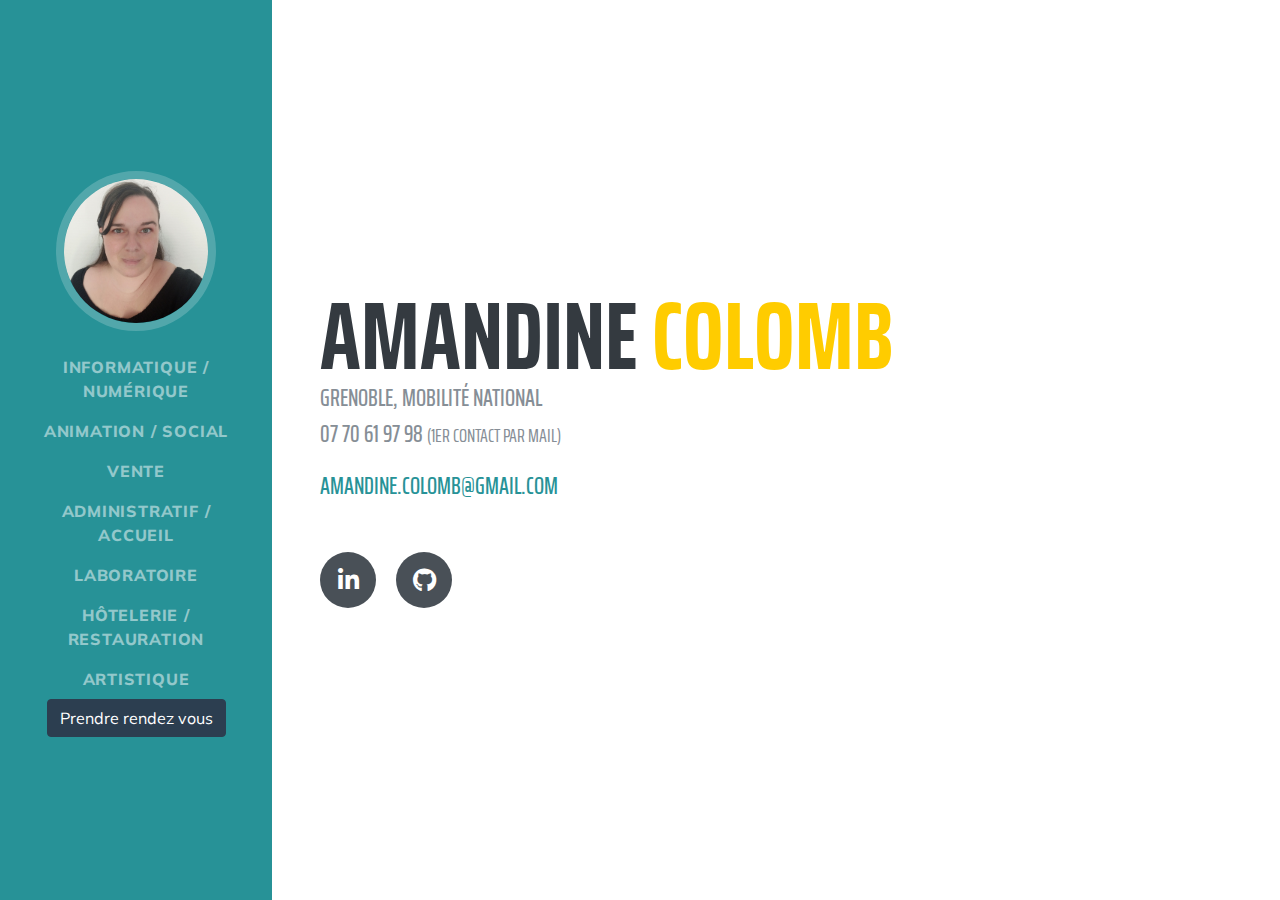
<file: index.html>
<!DOCTYPE html>
<html lang="fr">

<head>

  <meta charset="utf-8">
  <meta name="viewport" content="width=device-width, initial-scale=1, shrink-to-fit=no">
  <meta name="description" content="">
  <meta name="author" content="">

  <title>Amandine Colomb</title>

  <!-- Bootstrap core CSS -->
  <link href="vendor/bootstrap/css/bootstrap.min.css" rel="stylesheet">

  <!-- Custom fonts for this template -->
  <link href="https://fonts.googleapis.com/css?family=Saira+Extra+Condensed:500,700" rel="stylesheet">
  <link href="https://fonts.googleapis.com/css?family=Muli:400,400i,800,800i" rel="stylesheet">
  <link href="vendor/fontawesome-free/css/all.min.css" rel="stylesheet">

  <!-- Custom styles for this template -->
  <link href="css/resume.css" rel="stylesheet">
      
</head>

<body id="page-top">



  <nav class="navbar navbar-expand-lg navbar-dark bg-primary fixed-top" id="sideNav">
    <a class="navbar-brand js-scroll-trigger" href="#page-top">
      <span class="d-block d-lg-none">Amandine Colomb</span>
      <span class="d-none d-lg-block">
        <img class="img-fluid img-profile rounded-circle mx-auto mb-2" src="img/moi.jpg" alt="">
      </span>
    </a>
    <button class="navbar-toggler" type="button" data-toggle="collapse" data-target="#navbarSupportedContent" aria-controls="navbarSupportedContent" aria-expanded="false" aria-label="Toggle navigation">
      <span class="navbar-toggler-icon"></span>
    </button>
    <div class="collapse navbar-collapse" id="navbarSupportedContent">
      <ul class="navbar-nav">
          <button class="navbar-toggler" type="button" data-toggle="collapse" data-target="#navbarSupportedContent" aria-controls="navbarSupportedContent" aria-expanded="false" aria-label="Toggle navigation">
      <span class="navbar-toggler-icon"></span>
    </button>
        <li class="nav-item">
          <a class="nav-link js-scroll-trigger" href="InfoNum.html" target="_blank">Informatique / Numérique</a>
        </li>
         <li class="nav-item">
          <a class="nav-link js-scroll-trigger" href="animationsocial.html" target="_blank">Animation / Social</a>
        </li>
        <li class="nav-item">
          <a class="nav-link js-scroll-trigger" href="vente.html" target="_blank">Vente</a>
        </li> 
        <li class="nav-item">
          <a class="nav-link js-scroll-trigger" href="administratifaccueil.html" target="_blank">Administratif / Accueil</a>
        </li>
       
        <li class="nav-item">
          <a class="nav-link js-scroll-trigger" href="Laboratoire.html" target="_blank">Laboratoire </a>
        </li>      
         <li class="nav-item">
          <a class="nav-link js-scroll-trigger" href="hotelerierestauration.html" target="_blank">Hôtelerie / restauration</a>
        </li>
       
<li class="nav-item">
          <a class="nav-link js-scroll-trigger" href="artistique.html" target="_blank">Artistique</a>
        </li>

           <a href="https://calendly.com/amandinecolomb/premier-appel"><button type="button" target="_blank" class="btn btn-primary">Prendre rendez vous </button></a>
      </ul>
    </div>
  </nav>

  <div class="container-fluid p-0">

    <section class="resume-section p-3 p-lg-5 d-flex align-items-center" id="about">
      <div class="w-100">
        <h1 class="mb-0">Amandine
          <span class="text-primary">Colomb</span>
        </h1>
        <div class="subheading mb-5">Grenoble, mobilité national
          <p>07 70 61 97 98 <small>(1er contact par mail)</small></p>
          <a href="mailto:amandine.colomb@gmail.com">amandine.colomb@gmail.com</a>
        </div>
        <p class="lead mb-5"></p>
        <div class="social-icons">
          <a href="https://www.linkedin.com/in/amandine-colomb">
            <i class="fab fa-linkedin-in"></i>
          </a>
          <a href="https://github.com/lapiequichante86">
            <i class="fab fa-github"></i>
          </a>

 
  </div>

  <!-- Bootstrap core JavaScript -->
  <script src="vendor/jquery/jquery.min.js"></script>
  <script src="vendor/bootstrap/js/bootstrap.bundle.min.js"></script>

  <!-- Plugin JavaScript -->
  <script src="vendor/jquery-easing/jquery.easing.min.js"></script>

  <!-- Custom scripts for this template -->
  <script src="js/resume.min.js"></script>



<main>
</main>

</body>
</html>
</file>
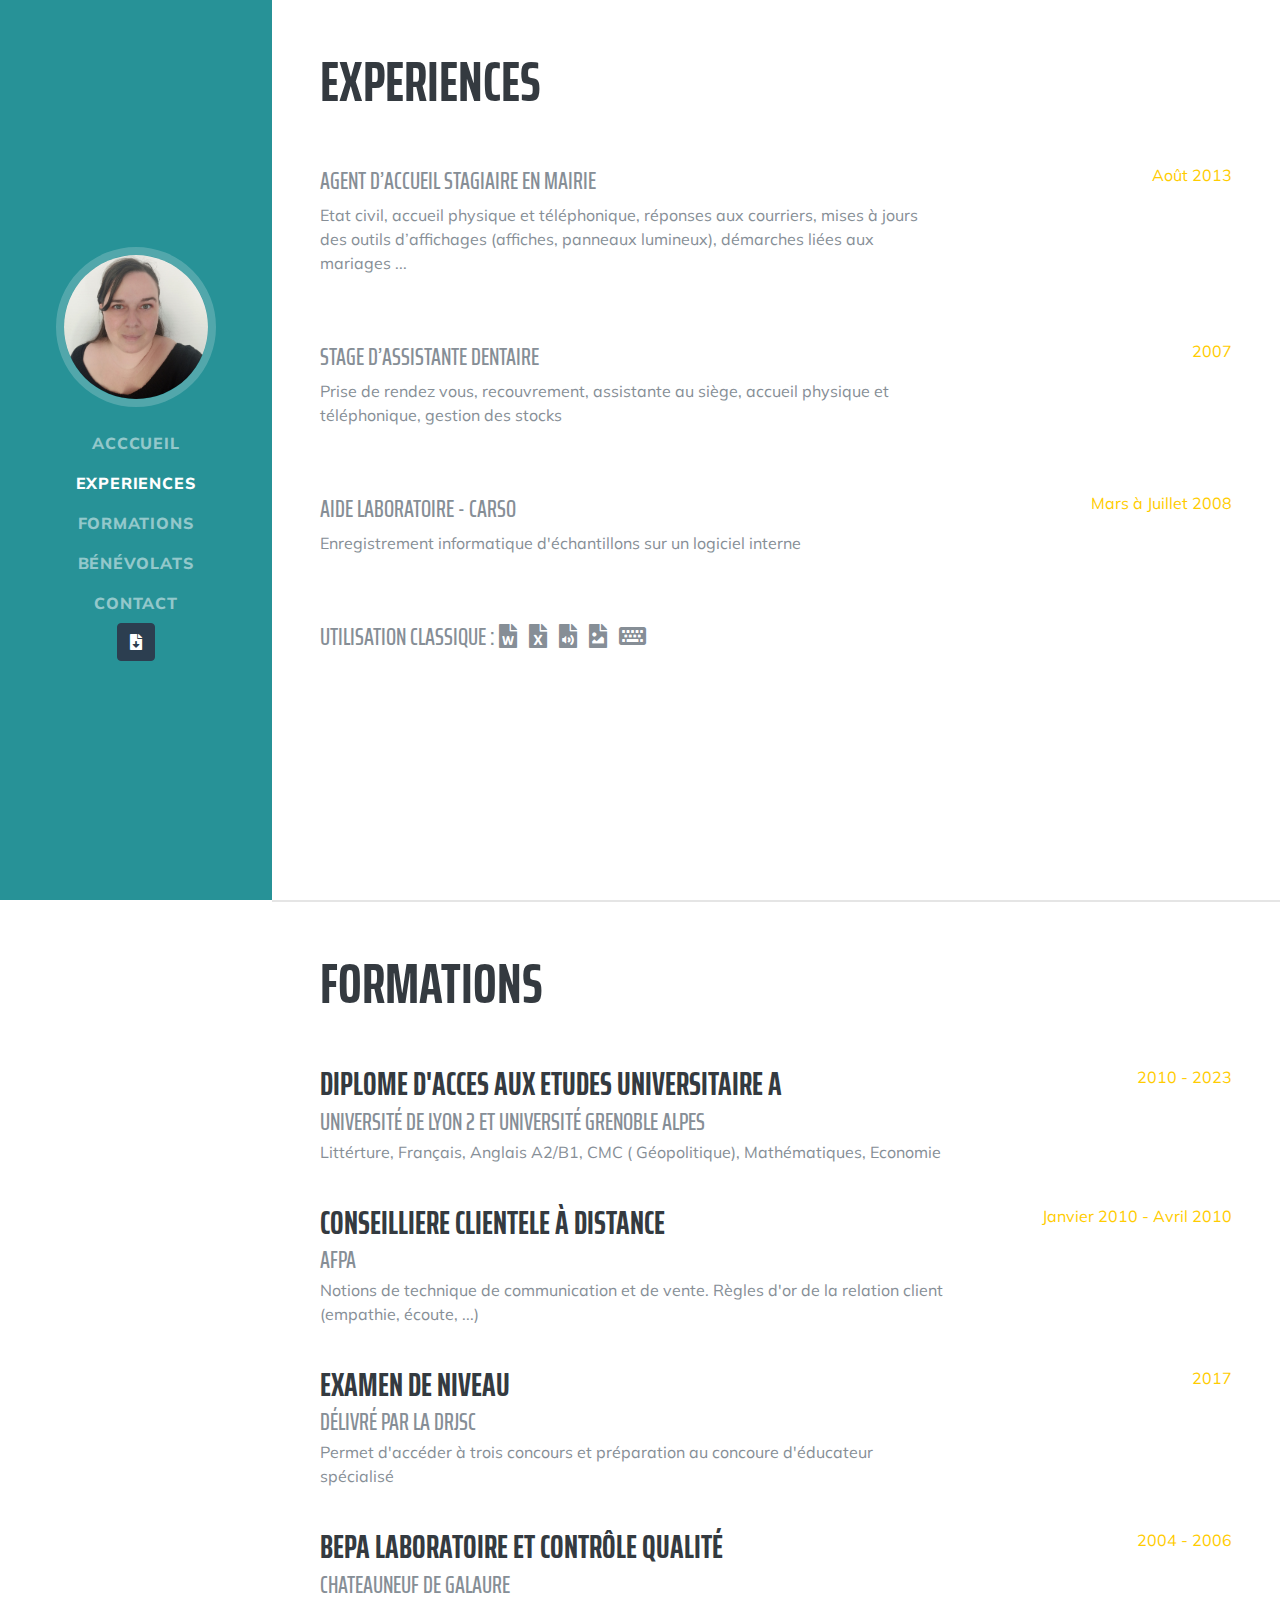
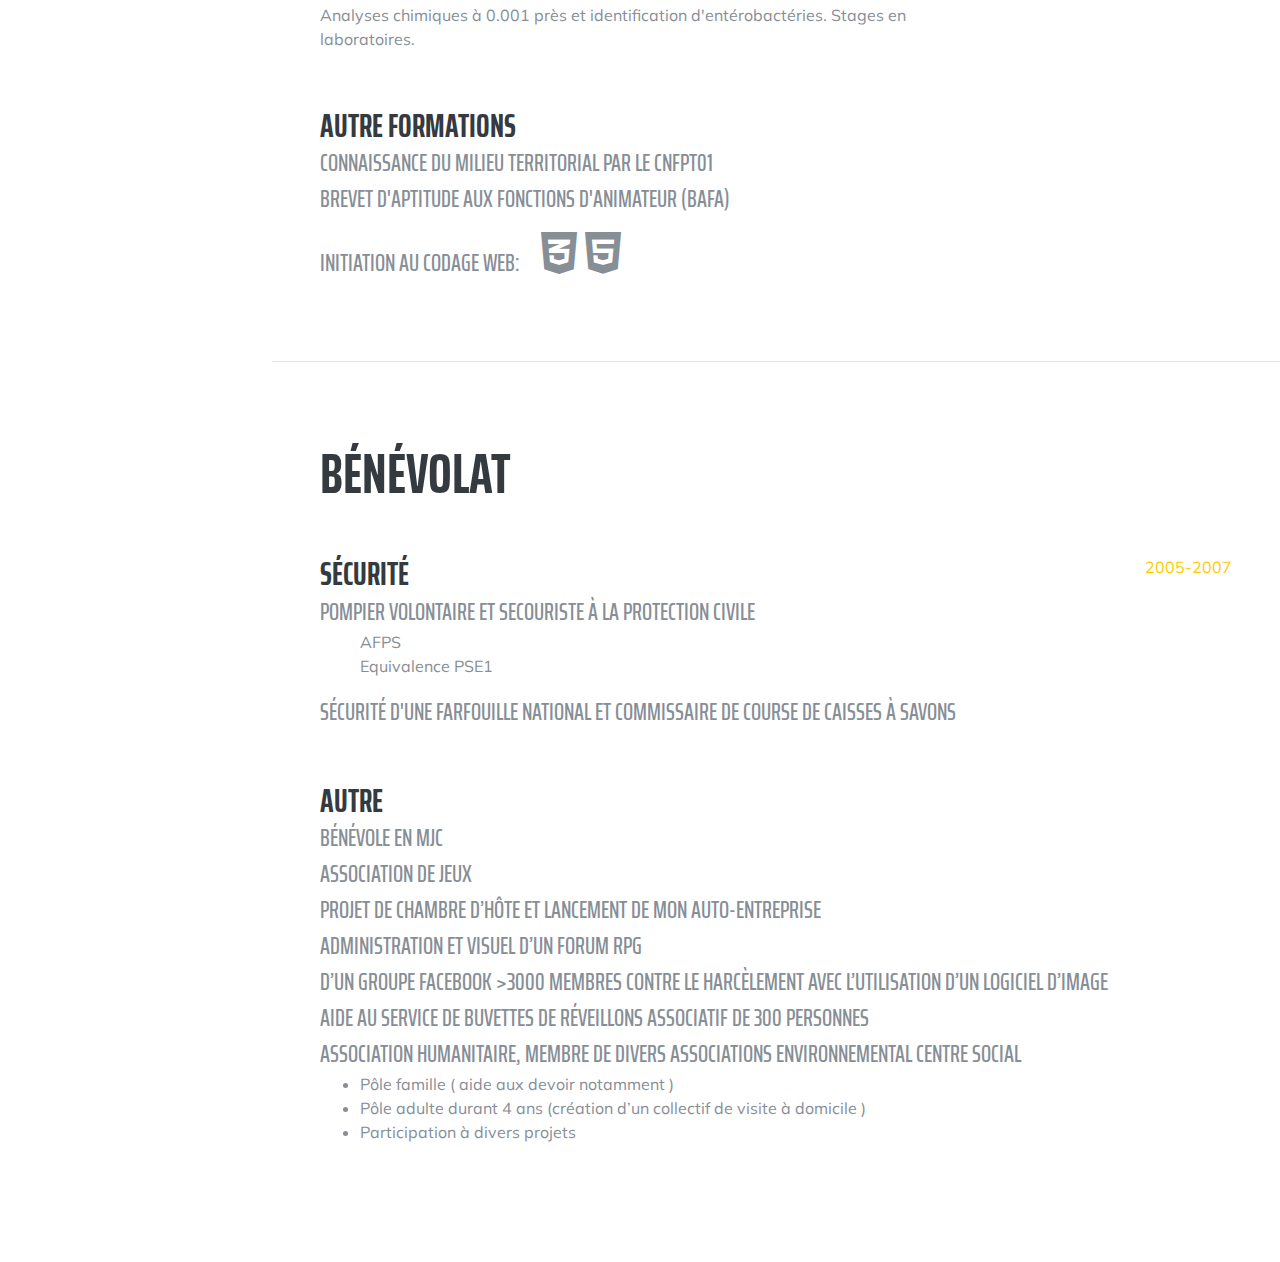
<file: administratifaccueil.html>
<!DOCTYPE html>
<html lang="fr">

<head>

  <meta charset="utf-8">
  <meta name="viewport" content="width=device-width, initial-scale=1, shrink-to-fit=no">
  <meta name="description" content="">
  <meta name="author" content="">

  <title>Amandine Colomb</title>

  <!-- Bootstrap core CSS -->
  <link href="vendor/bootstrap/css/bootstrap.min.css" rel="stylesheet">

  <!-- Custom fonts for this template -->
  <link href="https://fonts.googleapis.com/css?family=Saira+Extra+Condensed:500,700" rel="stylesheet">
  <link href="https://fonts.googleapis.com/css?family=Muli:400,400i,800,800i" rel="stylesheet">
  <link href="vendor/fontawesome-free/css/all.min.css" rel="stylesheet">

  <!-- Custom styles for this template -->
  <link href="css/resume.css" rel="stylesheet">

</head>

<body id="page-top">

  <nav class="navbar navbar-expand-lg navbar-dark bg-primary fixed-top" id="sideNav">
    <a class="navbar-brand js-scroll-trigger" href="index.html">
      <span class="d-block d-lg-none">Animation / Social </span>
      <span class="d-none d-lg-block">
         <img class="img-fluid img-profile rounded-circle mx-auto mb-2" src="img/moi.jpg" alt="">
      </span>
    </a>
    <button class="navbar-toggler" type="button" data-toggle="collapse" data-target="#navbarSupportedContent" aria-controls="navbarSupportedContent" aria-expanded="false" aria-label="Toggle navigation">

      <span class="navbar-toggler-icon"></span>
    </button>
    <div class="collapse navbar-collapse" id="navbarSupportedContent">
      <ul class="navbar-nav">
        
         <li class="nav-item">
          <a class="nav-link js-scroll-trigger" href="index.html">Acccueil</a>
        </li>
        <li class="nav-item">
          <a class="nav-link js-scroll-trigger" href="#experience">Experiences</a>
        </li>
        <li class="nav-item">
          <a class="nav-link js-scroll-trigger" href="#education">Formations</a>
        </li>
        <li class="nav-item">
          <a class="nav-link js-scroll-trigger" href="#awards">Bénévolats</a>
        </li>
        <li class="nav-item">
          <a class="nav-link js-scroll-trigger" href="contact.html">Contact</a>
        </li>
          <a href="comptabilité.pdf"><button type="button" class="btn btn-primary"><i class="fa fa-file-download" aria-hidden="true"></i> </button></a>
      </ul>
    </div>
  </nav>

  <div class="container-fluid p-0">
<section class="resume-section p-3 p-lg-5 d-flex justify-content-center" id="experience">
      <div class="w-100">
        <h2 class="mb-5">Experiences</h2>

        <div class="resume-item d-flex flex-column flex-md-row justify-content-between mb-5">
          <div class="resume-content">
           
            <div class="subheading mb-1">Agent d’accueil stagiaire en Mairie</div>
            <p>Etat civil, accueil physique et téléphonique, réponses aux courriers, mises à jours des outils d’affichages (affiches,
panneaux lumineux), démarches liées aux mariages ...</p>
          </div>
          <div class="resume-date text-md-right">
            <span class="text-primary">Août 2013</span>
          </div>
        </div>

            <div class="resume-item d-flex flex-column flex-md-row justify-content-between mb-5">
          <div class="resume-content">
       
            <div class="subheading mb-1">Stage d’assistante dentaire </div>
            <p>Prise de rendez vous, recouvrement, assistante au siège, accueil physique et téléphonique, gestion des stocks</p>
          </div>
          <div class="resume-date text-md-right">
            <span class="text-primary">2007</span>
          </div>
        </div>

 <div class="resume-item d-flex flex-column flex-md-row justify-content-between mb-5">
          <div class="resume-content">
            <div class="subheading mb-1">Aide laboratoire - CARSO</div>
            <p>Enregistrement informatique d'échantillons sur un logiciel interne</p>
          </div>
          <div class="resume-date text-md-right">
            <span class="text-primary">Mars à Juillet 2008</span>
          </div>
        </div>
       <div class="subheading mb-3">Utilisation classique : 
          <li class="list-inline-item">
            <i class="fa fa-file-word" aria-hidden="true"></i></li>

          </li><li class="list-inline-item">
          <i class="fa fa-file-excel" aria-hidden="true"></i></li>
<li class="list-inline-item">
          <i class="fa fa-file-audio" aria-hidden="true"></i></li>

<li class="list-inline-item">
          <i class="fa fa-file-image" aria-hidden="true"></i></li>
<li class="list-inline-item">
          <i class="fa fa-keyboard" aria-hidden="true"></i></li>
        </ul>
        
      </div> 
    </section>

    <hr class="m-0">

    
<hr class="m-0">

<section class="resume-section p-3 p-lg-5 d-flex align-items-center" id="education">

      <div class="w-100">
         <h2 class="mb-5">Formations</h2>

        

<div class="resume-item d-flex flex-column flex-md-row justify-content-between mb-0">
          <div class="resume-content">
            <h3 class="mb-0">Diplome d'Acces aux Etudes Universitaire A</h3>
            <div class="subheading mb-0">Université de Lyon 2 et Université Grenoble Alpes</div>
            <p>Littérture, Français, Anglais A2/B1, CMC ( Géopolitique), Mathématiques, Economie</p>
          </div><div class="resume-date text-md-right"><span class="text-primary">2010 - 2023</span>
          </div>
        </div> 
<br>
            <div class="resume-item d-flex flex-column flex-md-row justify-content-between mb-0">
          <div class="resume-content">
            <h3 class="mb-0">Conseilliere clientele à distance</h3>
            <div class="subheading mb-0">AFPA</div>
            <p>Notions de technique de communication et de vente. Règles d'or de la relation client (empathie, écoute, ...)</p>
          </div><div class="resume-date text-md-right"><span class="text-primary">Janvier 2010 - Avril 2010</span>
          </div>
        </div>      
<br>

<div class="resume-item d-flex flex-column flex-md-row justify-content-between mb-0">
          <div class="resume-content">
            <h3 class="mb-0">Examen de niveau </h3>
            <div class="subheading mb-0">délivré par la DRJSC</div>
            <p>Permet d'accéder à trois concours et préparation au concoure d'éducateur spécialisé
</p>
          </div><div class="resume-date text-md-right"><span class="text-primary">2017</span>
          </div>
        </div> 

<br>
<div class="resume-item d-flex flex-column flex-md-row justify-content-between mb-0">
          <div class="resume-content">
            <h3 class="mb-0">BEPA Laboratoire et contrôle qualité</h3>
            <div class="subheading mb-0">Chateauneuf de Galaure</div>
            <p>Analyses chimiques à 0.001 près et identification d'entérobactéries. Stages en laboratoires.
</p>
          </div><div class="resume-date text-md-right"><span class="text-primary">2004 - 2006</span>
          </div>
        </div> 
<br>



<div class="resume-item d-flex flex-column flex-md-row justify-content-between mb-3">
         
<div class="resume-date text-md-right">
           
          </div> </div>
  
       <h3 class="mb-0">Autre formations</h3>

<div class="subheading mb-0"> Connaissance du milieu territorial par le CNFPT01
</div>
<div class="subheading mb-0"> Brevet d'aptitude aux fonctions d'animateur (BAFA) 
</div>
  <div class="subheading mb-0"> 
</div>

<div class="resume-date text-md-right">
            <span class="text-primary"></span>
          </div>

<div class="subheading mb-0">
     </div><ul class="list-inline dev-icons">
          <li class="list-inline-item">
            <p class="subheading mb-3">Initiation au codage web: </p>
          </li>
          <li class="list-inline-item">
            <i class="fab fa-css3-alt"></i>
          </li><i class="fab fa-html5"></i>
        </ul>

    </section>





    <hr class="m-0">
<section class="resume-section p-3 p-lg-5 d-flex align-items-center" id="awards">

      <div class="w-100">
         <h2 class="mb-5">Bénévolat</h2>

        <div class="resume-item d-flex flex-column flex-md-row justify-content-between mb-0">
          <div class="resume-content">
            <h3 class="mb-0">Sécurité</h3>
            <div class="subheading mb-0">Pompier volontaire et secouriste à la protection civile</div>
            <ul> <p>AFPS  <br>
            Equivalence PSE1</p>
          </div><div class="resume-date text-md-right"><span class="text-primary">2005-2007</span>
            
          </div>
        </div>
<div class="subheading mb-1">Sécurité d'une farfouille national et commissaire de course de caisses à savons </div>
            
       

<div class="resume-item d-flex flex-column flex-md-row justify-content-between mb-5">
         
<div class="resume-date text-md-right">
           
          </div> </div>
  
       <h3 class="mb-0">Autre</h3>

<div class="subheading mb-0">Bénévole en MJC <br> Association de jeux <br>

  Projet de chambre d’hôte et lancement de mon auto-entreprise<br>
Administration et visuel d’un forum RPG<br> d’un groupe Facebook >3000 membres contre le harcèlement avec l’utilisation d’un logiciel d’image<br>
Aide au service de buvettes de réveillons associatif de 300 personnes <br> Association humanitaire, membre de divers associations environnemental  
 Centre social <br>
</div>
    <ul><li> Pôle famille ( aide aux devoir notamment ) </li><li>Pôle adulte durant 4 ans (création d’un collectif de visite à domicile ) </li>
            <li>Participation à divers projets</li></ul></p><br>
           
</div>
         
<div class="resume-date text-md-right">
            <span class="text-primary"></span>
          </div>

<div class="subheading mb-1">
     </div>

</section>
  <!-- Bootstrap core JavaScript -->
  <script src="vendor/jquery/jquery.min.js"></script>
  <script src="vendor/bootstrap/js/bootstrap.bundle.min.js"></script>

  <!-- Plugin JavaScript -->
  <script src="vendor/jquery-easing/jquery.easing.min.js"></script>

  <!-- Custom scripts for this template -->
  <script src="js/resume.min.js"></script>

</body>

</html>
</file>
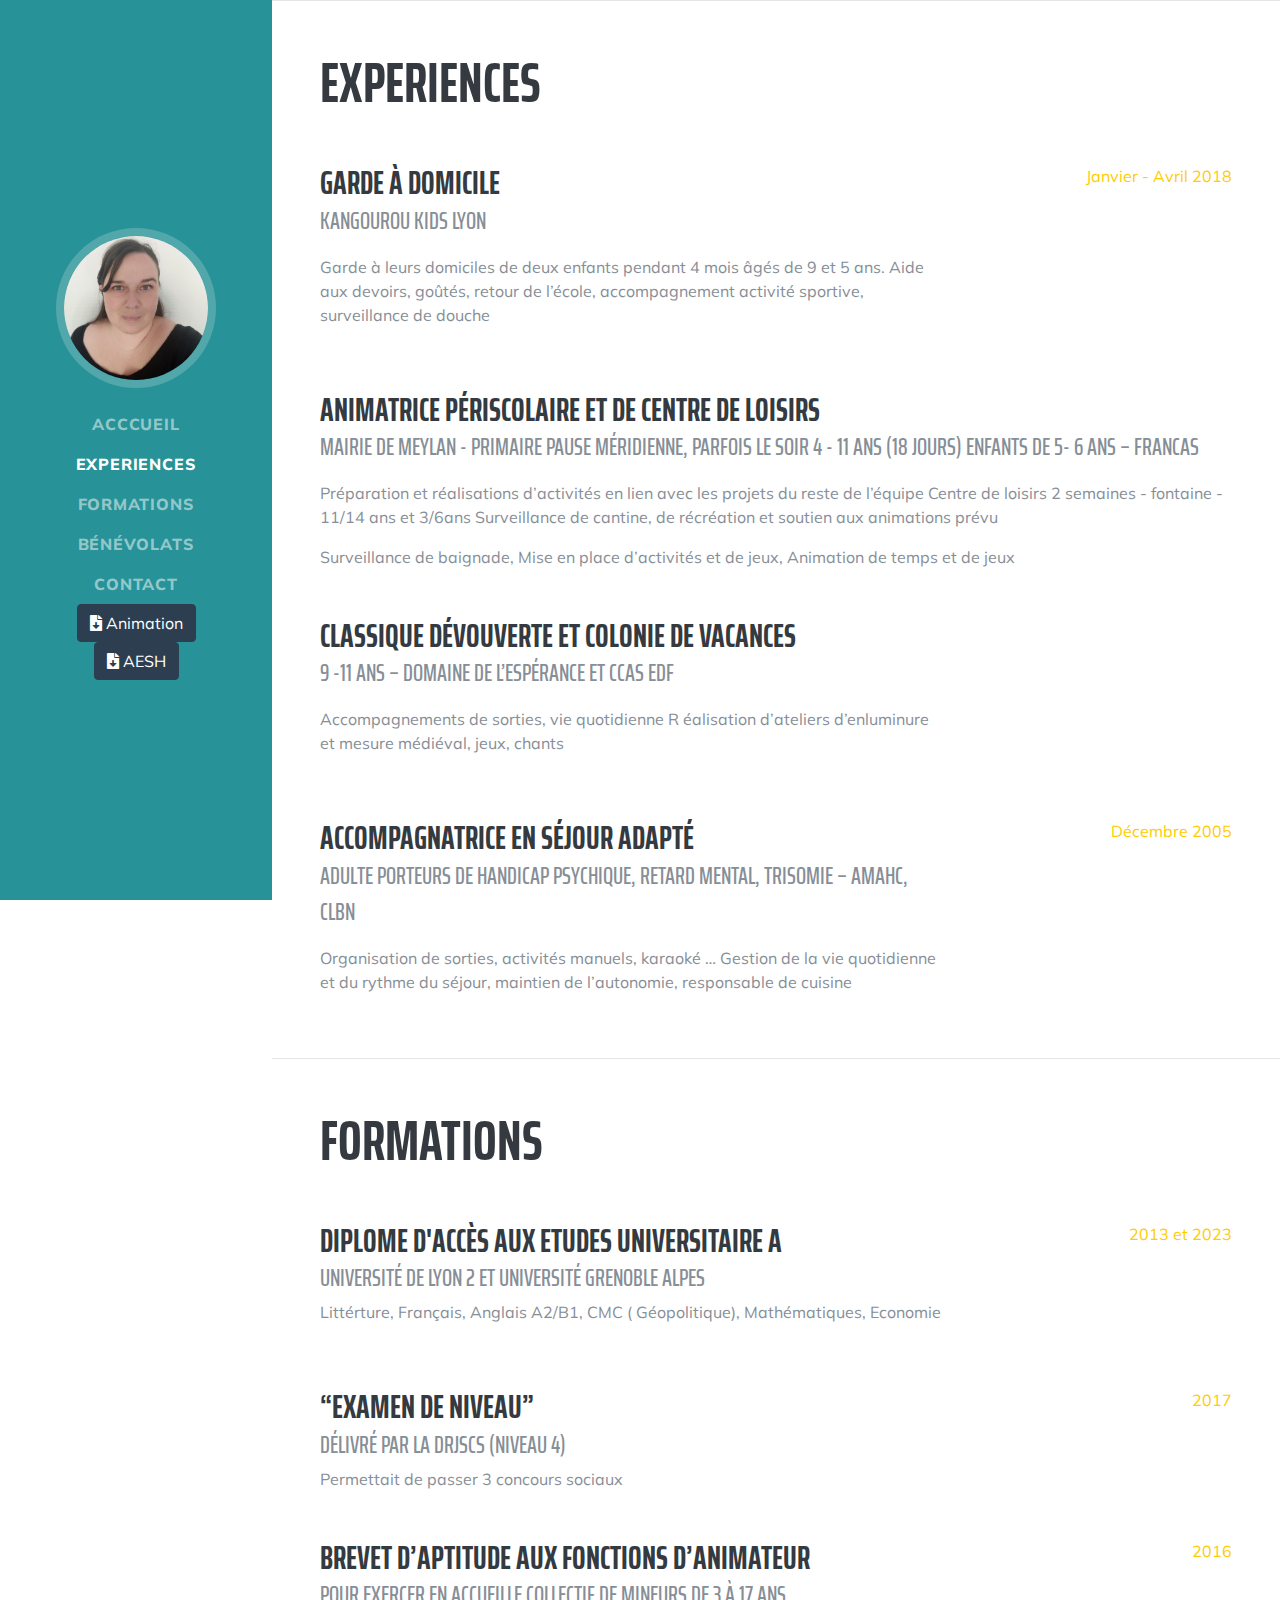
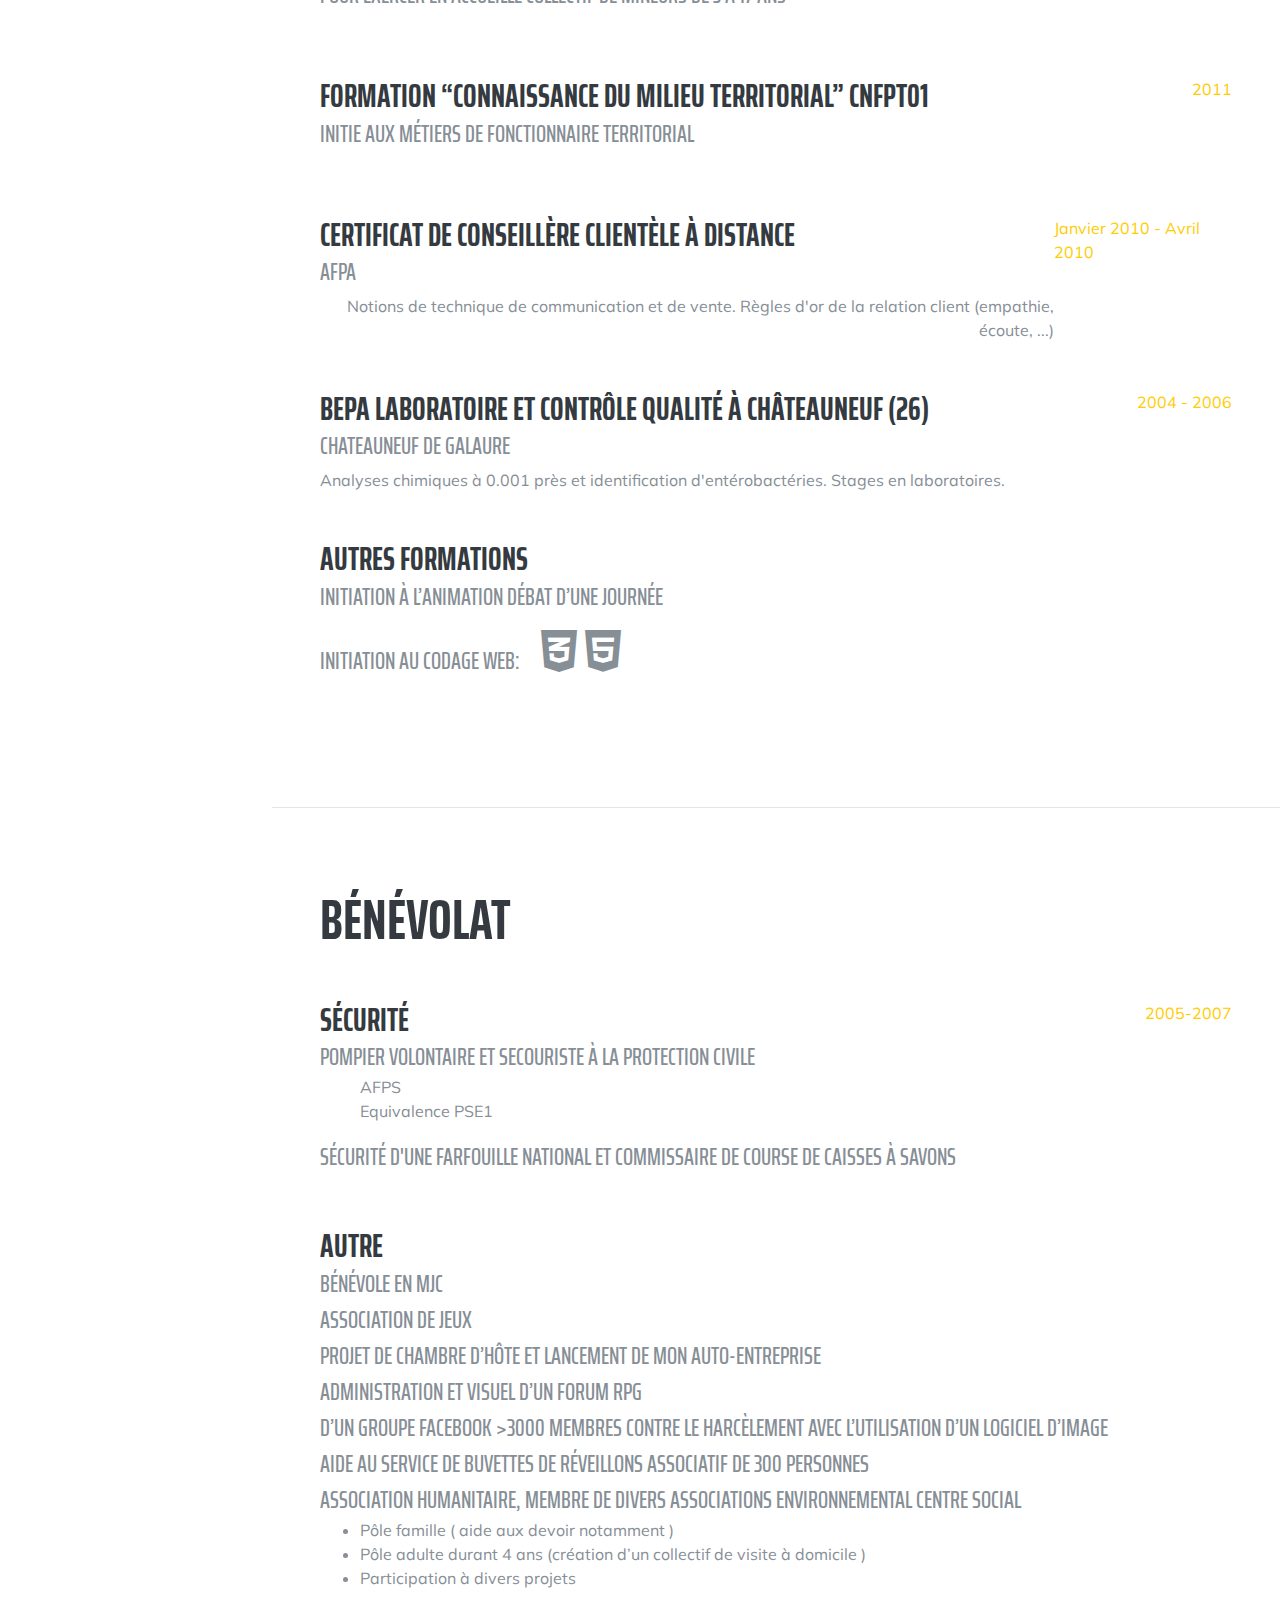
<file: animationsocial.html>
<!DOCTYPE html>
<html lang="fr">

<head>

  <meta charset="utf-8">
  <meta name="viewport" content="width=device-width, initial-scale=1, shrink-to-fit=no">
  <meta name="description" content="">
  <meta name="author" content="">

  <title>Amandine Colomb</title>

  <!-- Bootstrap core CSS -->
  <link href="vendor/bootstrap/css/bootstrap.min.css" rel="stylesheet">

  <!-- Custom fonts for this template -->
  <link href="https://fonts.googleapis.com/css?family=Saira+Extra+Condensed:500,700" rel="stylesheet">
  <link href="https://fonts.googleapis.com/css?family=Muli:400,400i,800,800i" rel="stylesheet">
  <link href="vendor/fontawesome-free/css/all.min.css" rel="stylesheet">

  <!-- Custom styles for this template -->
  <link href="css/resume.css" rel="stylesheet">

</head>

<body id="page-top">

  <nav class="navbar navbar-expand-lg navbar-dark bg-primary fixed-top" id="sideNav">
    <a class="navbar-brand js-scroll-trigger" href="index.html">
      <span class="d-block d-lg-none">Animation / Social </span>
      <span class="d-none d-lg-block">
        <img class="img-fluid img-profile rounded-circle mx-auto mb-2" src="img/moi.jpg" alt="">
      </span>

          </a>
    <button class="navbar-toggler" type="button" data-toggle="collapse" data-target="#navbarSupportedContent" aria-controls="navbarSupportedContent" aria-expanded="false" aria-label="Toggle navigation">
      <span class="navbar-toggler-icon"></span>
    </button>
    <div class="collapse navbar-collapse" id="navbarSupportedContent">
      <ul class="navbar-nav">
         </a>

        <li class="nav-item">
          <a class="nav-link js-scroll-trigger" href="index.html">Acccueil</a>
        </li>
        <li class="nav-item">
          <a class="nav-link js-scroll-trigger" href="#experience">Experiences</a>
        </li>
        <li class="nav-item">
          <a class="nav-link js-scroll-trigger" href="#education">Formations</a>
        </li>
       <li class="nav-item">
          <a class="nav-link js-scroll-trigger" href="#awards">Bénévolats</a>
        </li>
        <li class="nav-item">
          <a class="nav-link js-scroll-trigger" href="contact.html">Contact</a>
        </li>
        <li><a href="cvanimcolomb.pdf"><button type="button" class="btn btn-primary"><i class="fa fa-file-download" aria-hidden="true"></i> Animation </button></a></li>
        <a href="cvaeshcolomb.pdf"><button type="button" class="btn btn-primary"><i class="fa fa-file-download" aria-hidden="true"></i> AESH </button></a>
      </ul>
    </div>
  </nav>

  <div class="container-fluid p-0">

  

    <hr class="m-0">

    <section class="resume-section p-3 p-lg-5 d-flex justify-content-center" id="experience">
      <div class="w-100">
        <h2 class="mb-5">Experiences</h2>

        <div class="resume-item d-flex flex-column flex-md-row justify-content-between mb-5">
          <div class="resume-content">

<div class="resume-item d-flex flex-column flex-md-row justify-content-between mb-5">
          <div class="resume-content">
            <h3 class="mb-0">Garde à domicile</h3>
            <div class="subheading mb-3">kangourou Kids Lyon</div>
            <p>Garde à leurs domiciles de deux enfants  pendant 4 mois âgés de  9 et 5 ans.    
      Aide aux devoirs, goûtés, retour de l’école, accompagnement activité sportive, surveillance de douche  </p>
          </div>
          <div class="resume-date text-md-right">
            <span class="text-primary">Janvier - Avril 2018</span>
          </div>
        </div>

            <h3 class="mb-0">Animatrice périscolaire et de centre de loisirs</h3>
            <div class="subheading mb-3">Mairie de Meylan - Primaire Pause méridienne, parfois le soir
4 - 11 ans (18 jours) enfants de 5- 6 ans – Francas 
            </div>
            <p>Préparation et réalisations d’activités en lien avec les projets du reste de l’équipe
Centre de loisirs 2 semaines - fontaine - 11/14 ans et 3/6ans
Surveillance de cantine, de récréation et soutien aux animations prévu  </p>
          Surveillance de baignade,  Mise en place d’activités et de jeux,  
Animation de temps et de jeux
          </div>
          
        </div>



       

        <div class="resume-item d-flex flex-column flex-md-row justify-content-between mb-5">
          <div class="resume-content">
            <h3 class="mb-0">Classique dévouverte et  colonie de vacances</h3>
            <div class="subheading mb-3">9 -11 ans – Domaine de l’espérance et CCAS EDF </div>
            <p>Accompagnements de sorties, vie quotidienne R
éalisation d’ateliers d’enluminure et mesure médiéval, jeux, chants  </p>
          </div>
          <div class="resume-date text-md-right">
            <span class="text-primary"></span>
          </div>
        </div>




        <div class="resume-item d-flex flex-column flex-md-row justify-content-between">
          <div class="resume-content">
            <h3 class="mb-0">Accompagnatrice en séjour adapté</h3>
            <div class="subheading mb-3">adulte porteurs de handicap psychique, retard mental, trisomie – AMAHC, CLBN</div>
            <p>Organisation de sorties, activités manuels, karaoké … 
Gestion de la vie quotidienne et du rythme du séjour, maintien de l’autonomie, responsable  de cuisine  </p>
          </div>
          <div class="resume-date text-md-right">
            <span class="text-primary">Décembre 2005</span>
            
          </div>
        </div>
      </div>
    </section>  
    <hr class="m-0">

    <section class="resume-section p-3 p-lg-5 d-flex align-items-center" id="education">
      <div class="w-100">
        <h2 class="mb-5">Formations</h2>


<div class="resume-item d-flex flex-column flex-md-row justify-content-between mb-5">
          <div class="resume-content">
            <h3 class="mb-0"> Diplome d'Accès aux Etudes Universitaire A </h3>
            <div class="subheading mb-1">Université de Lyon 2 et Université Grenoble Alpes</div>
            <div>Littérture, Français, Anglais A2/B1, CMC ( Géopolitique), Mathématiques, Economie  </div>
            <p></p>
          </div>
          <div class="resume-date text-md-right">
            <span class="text-primary">2013 et 2023</span>
          </div></div>


        <div class="resume-item d-flex flex-column flex-md-row justify-content-between mb-5">
          <div class="resume-content">
            <h3 class="mb-0">“Examen de niveau”</h3>
            <div class="subheading mb-1">délivré par la DRJSCS (niveau 4)</div>
            <div>Permettait de passer 3 concours sociaux</div>
          </div>
          <div class="resume-date text-md-right">
            <span class="text-primary">2017</span>
          </div>
        </div>

        <div class="resume-item d-flex flex-column flex-md-row justify-content-between mb-5">
          <div class="resume-content">
            <h3 class="mb-0">Brevet d’Aptitude aux Fonctions d’Animateur</h3>
            <div class="subheading mb-3">pour exercer en accueille collectif de mineurs de 3 à 17 ans</div>
          <div class="resume-date text-md-right"></div>
        </div>
            <span class="text-primary">2016</span>
          </div>

<div class="resume-item d-flex flex-column flex-md-row justify-content-between mb-5">
          <div class="resume-content">
            <h3 class="mb-0">Formation “connaissance du milieu territorial” CNFPT01</h3>
            <div class="subheading mb-3">Initie aux métiers de fonctionnaire territorial</div>
                    
          <div class="resume-date text-md-right"></div></div>
            <span class="text-primary">2011</span>
          </div>


          <div class="resume-item d-flex flex-column flex-md-row justify-content-between mb-5">
          <div class="resume-content">
            <h3 class="mb-0">Certificat de conseillère clientèle à distance</h3>
            <div class="subheading mb-1">AFPA</div>
                    
          <div class="resume-date text-md-right">Notions de technique de communication et de vente. Règles d'or de la relation client (empathie, écoute, ...)

</div></div>
            <span class="text-primary">Janvier 2010 - Avril 2010 </span>
          </div>




<div class="resume-item d-flex flex-column flex-md-row justify-content-between mb-5">
          <div class="resume-content">
            <h3 class="mb-0"> BEPA laboratoire et contrôle qualité à châteauneuf  (26)</h3>
            <div class="subheading mb-1">Chateauneuf de Galaure</div>
  
          <div class="resume-date text-md-right">Analyses chimiques à 0.001 près et identification d'entérobactéries. Stages en laboratoires. </div></div>
            <span class="text-primary">2004 - 2006</span>
          </div>


<div class="resume-item d-flex flex-column flex-md-row justify-content-between mb-5">
          <div class="resume-content">
            <h3 class="mb-0"> Autres formations </h3>
            <div class="subheading mb-0">Initiation à l’animation débat d’une journée</div>
             
            <ul class="list-inline dev-icons">
          <li class="list-inline-item">
            <p class="subheading mb-3">Initiation au codage web: </p>
          </li>
          <li class="list-inline-item">
            <i class="fab fa-css3-alt"></i>
          </li><i class="fab fa-html5"></i>
        </ul>
          </div>
          <div class="resume-date text-md-right">
            <span class="text-primary"></span>
          </div>
        </div>
        </div>
      </div>
    </section>

    <hr class="m-0">

<section class="resume-section p-3 p-lg-5 d-flex align-items-center" id="awards">

      <div class="w-100">
         <h2 class="mb-5">Bénévolat</h2>

        <div class="resume-item d-flex flex-column flex-md-row justify-content-between mb-0">
          <div class="resume-content">
            <h3 class="mb-0">Sécurité</h3>
            <div class="subheading mb-0">Pompier volontaire et secouriste à la protection civile</div>
            <ul> <p>AFPS  <br>
            Equivalence PSE1</p>
          </div><div class="resume-date text-md-right"><span class="text-primary">2005-2007</span>
            
          </div>
        </div>
<div class="subheading mb-1">Sécurité d'une farfouille national et commissaire de course de caisses à savons </div>
            
       

<div class="resume-item d-flex flex-column flex-md-row justify-content-between mb-5">
         
<div class="resume-date text-md-right">
           
          </div> </div>
  
       <h3 class="mb-0">Autre</h3>

<div class="subheading mb-0">Bénévole en MJC <br> Association de jeux <br>

  Projet de chambre d’hôte et lancement de mon auto-entreprise<br>
Administration et visuel d’un forum RPG<br> d’un groupe Facebook >3000 membres contre le harcèlement avec l’utilisation d’un logiciel d’image<br>
Aide au service de buvettes de réveillons associatif de 300 personnes <br> Association humanitaire, membre de divers associations environnemental  
 Centre social <br>
</div>
    <ul><li> Pôle famille ( aide aux devoir notamment ) </li><li>Pôle adulte durant 4 ans (création d’un collectif de visite à domicile ) </li>
            <li>Participation à divers projets</li></ul></p><br>
           
</div>
         
<div class="resume-date text-md-right">
            <span class="text-primary"></span>
          </div>

<div class="subheading mb-1">
     </div>

</section>
  <!-- Bootstrap core JavaScript -->
  <script src="vendor/jquery/jquery.min.js"></script>
  <script src="vendor/bootstrap/js/bootstrap.bundle.min.js"></script>

  <!-- Plugin JavaScript -->
  <script src="vendor/jquery-easing/jquery.easing.min.js"></script>

  <!-- Custom scripts for this template -->
  <script src="js/resume.min.js"></script>

</body>

</html>
</file>
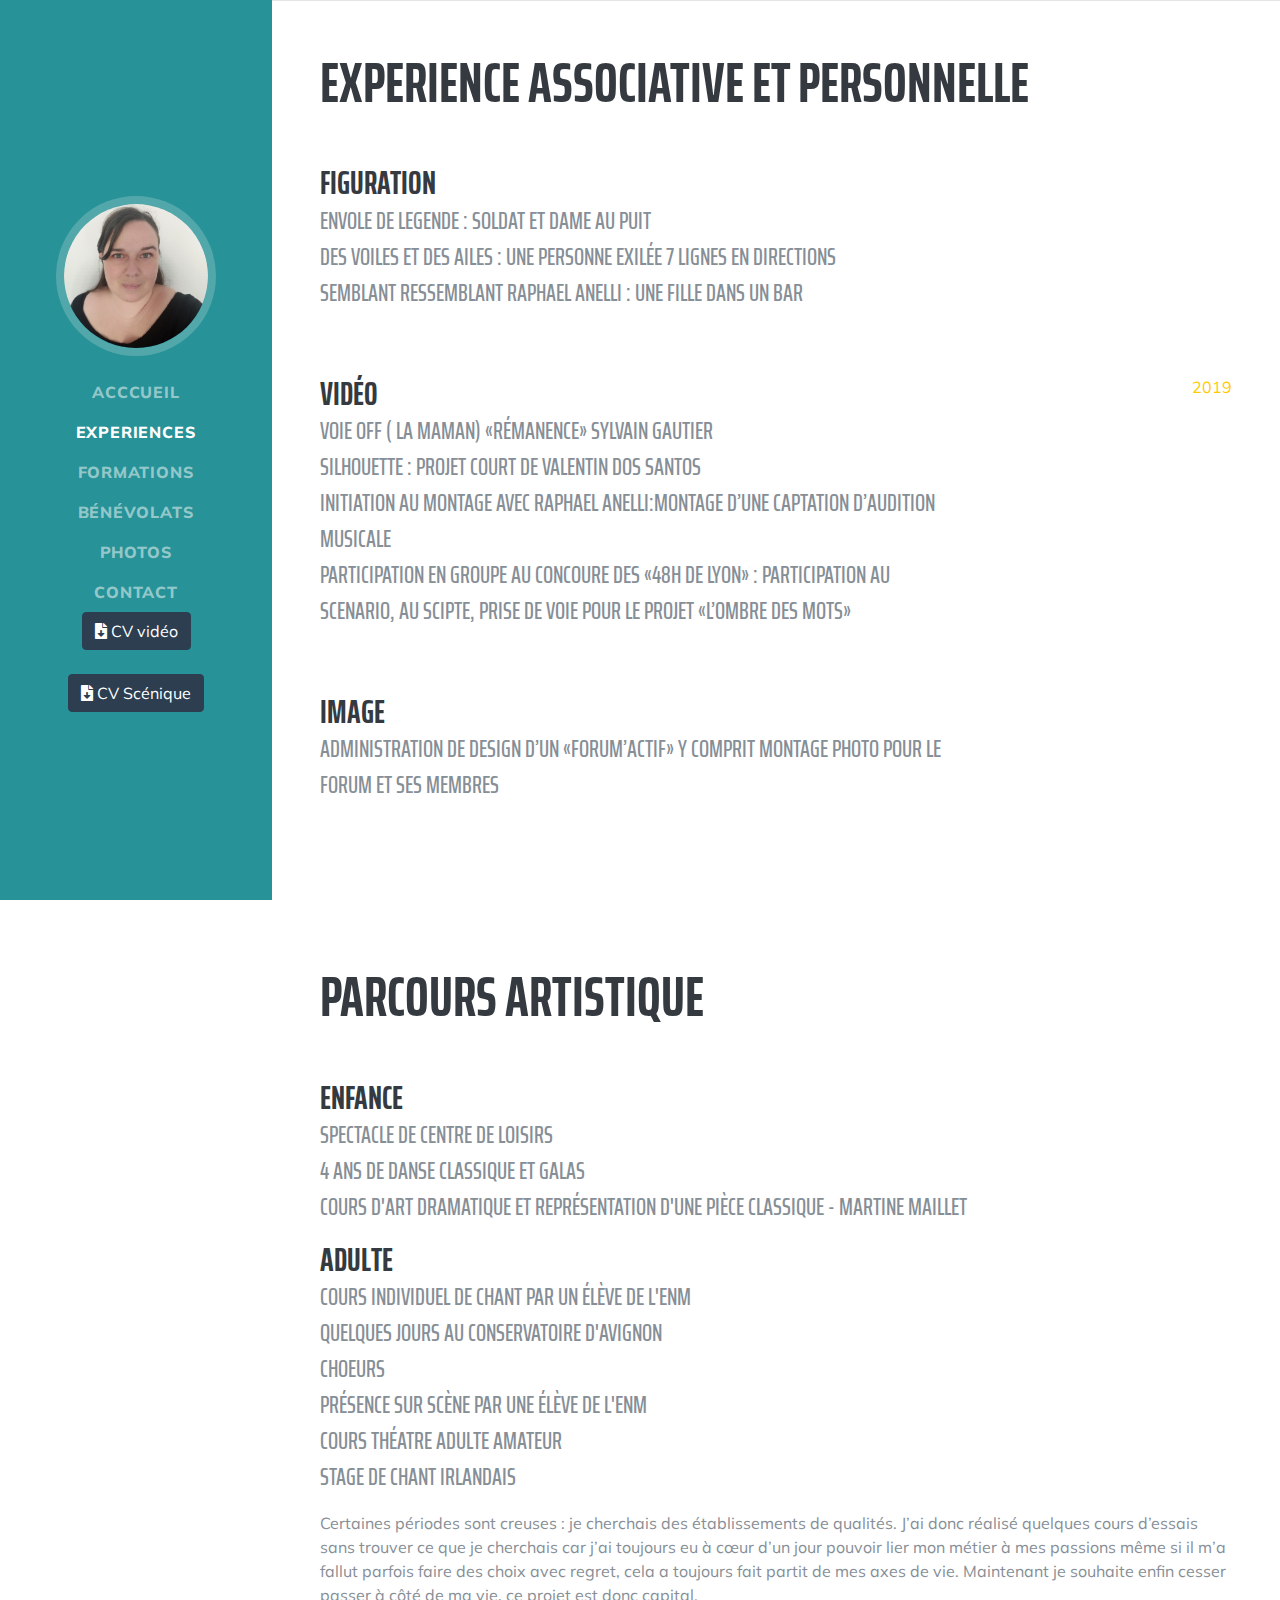
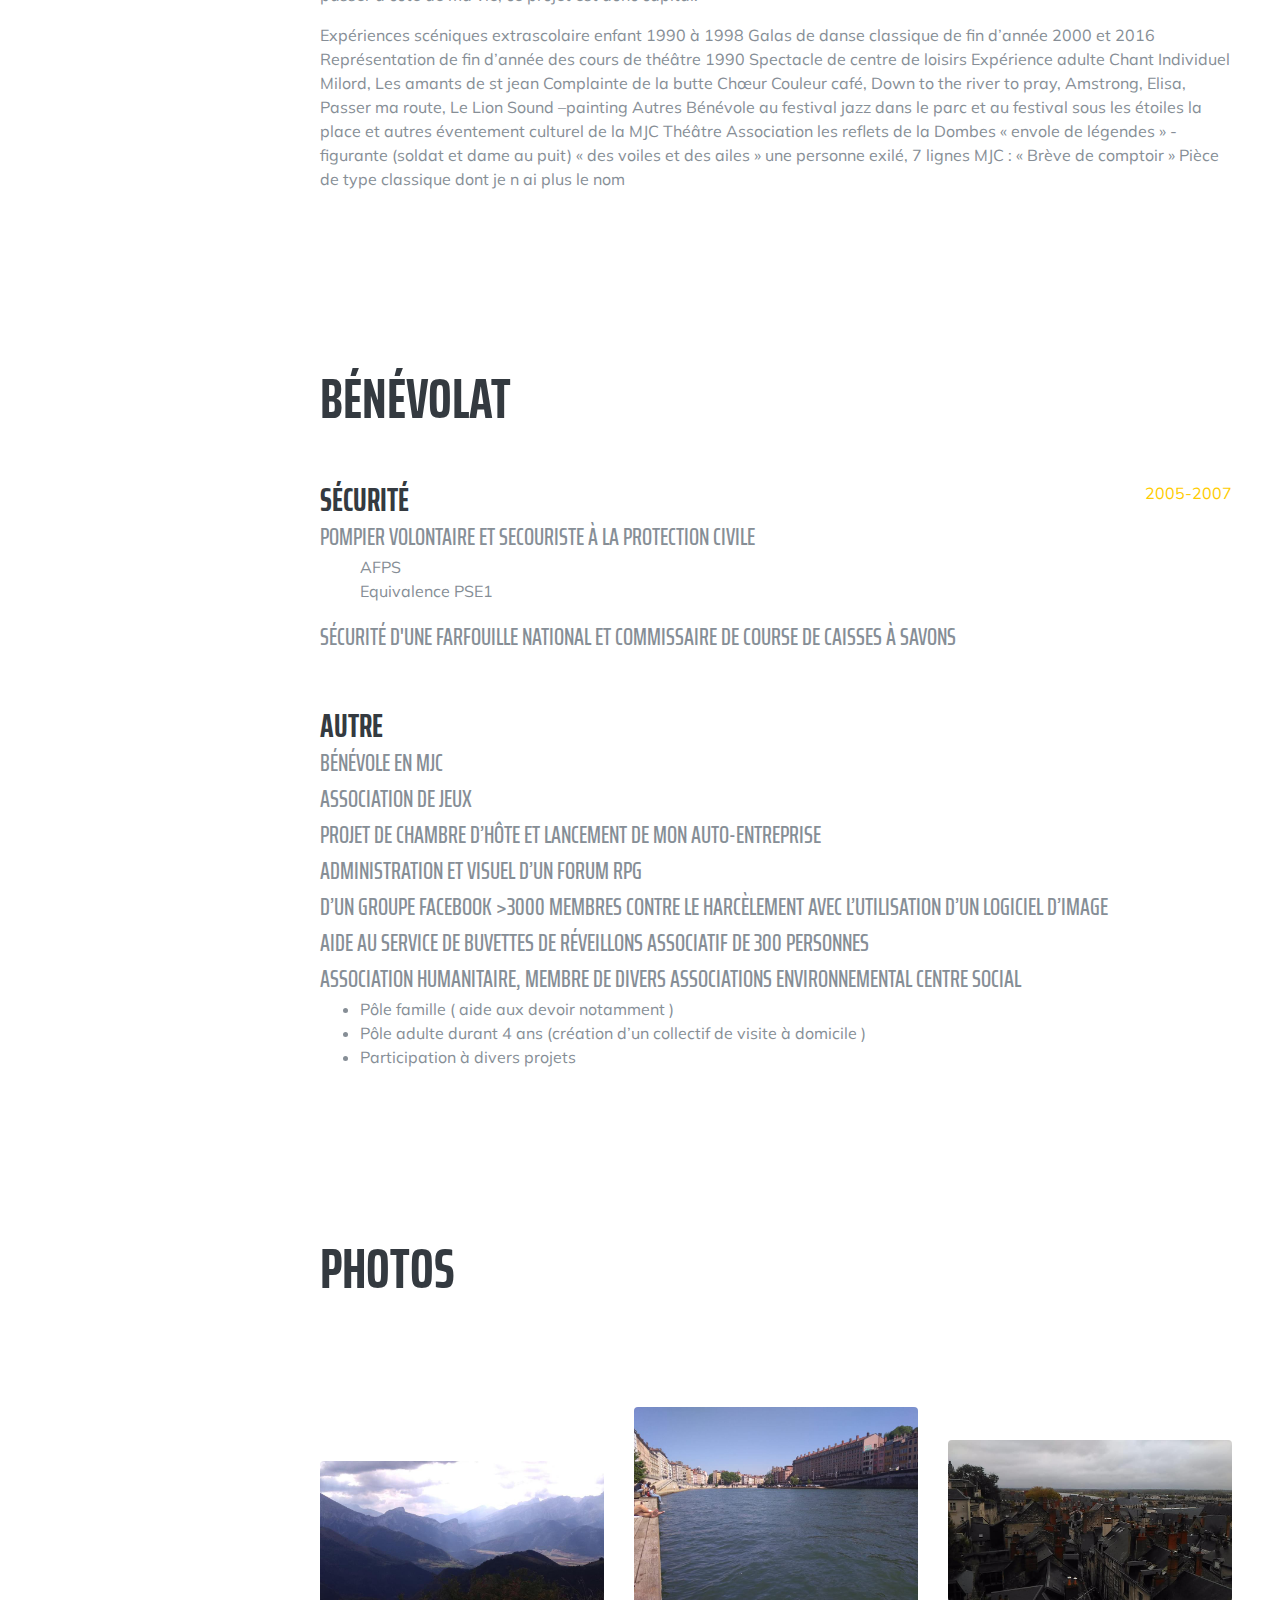
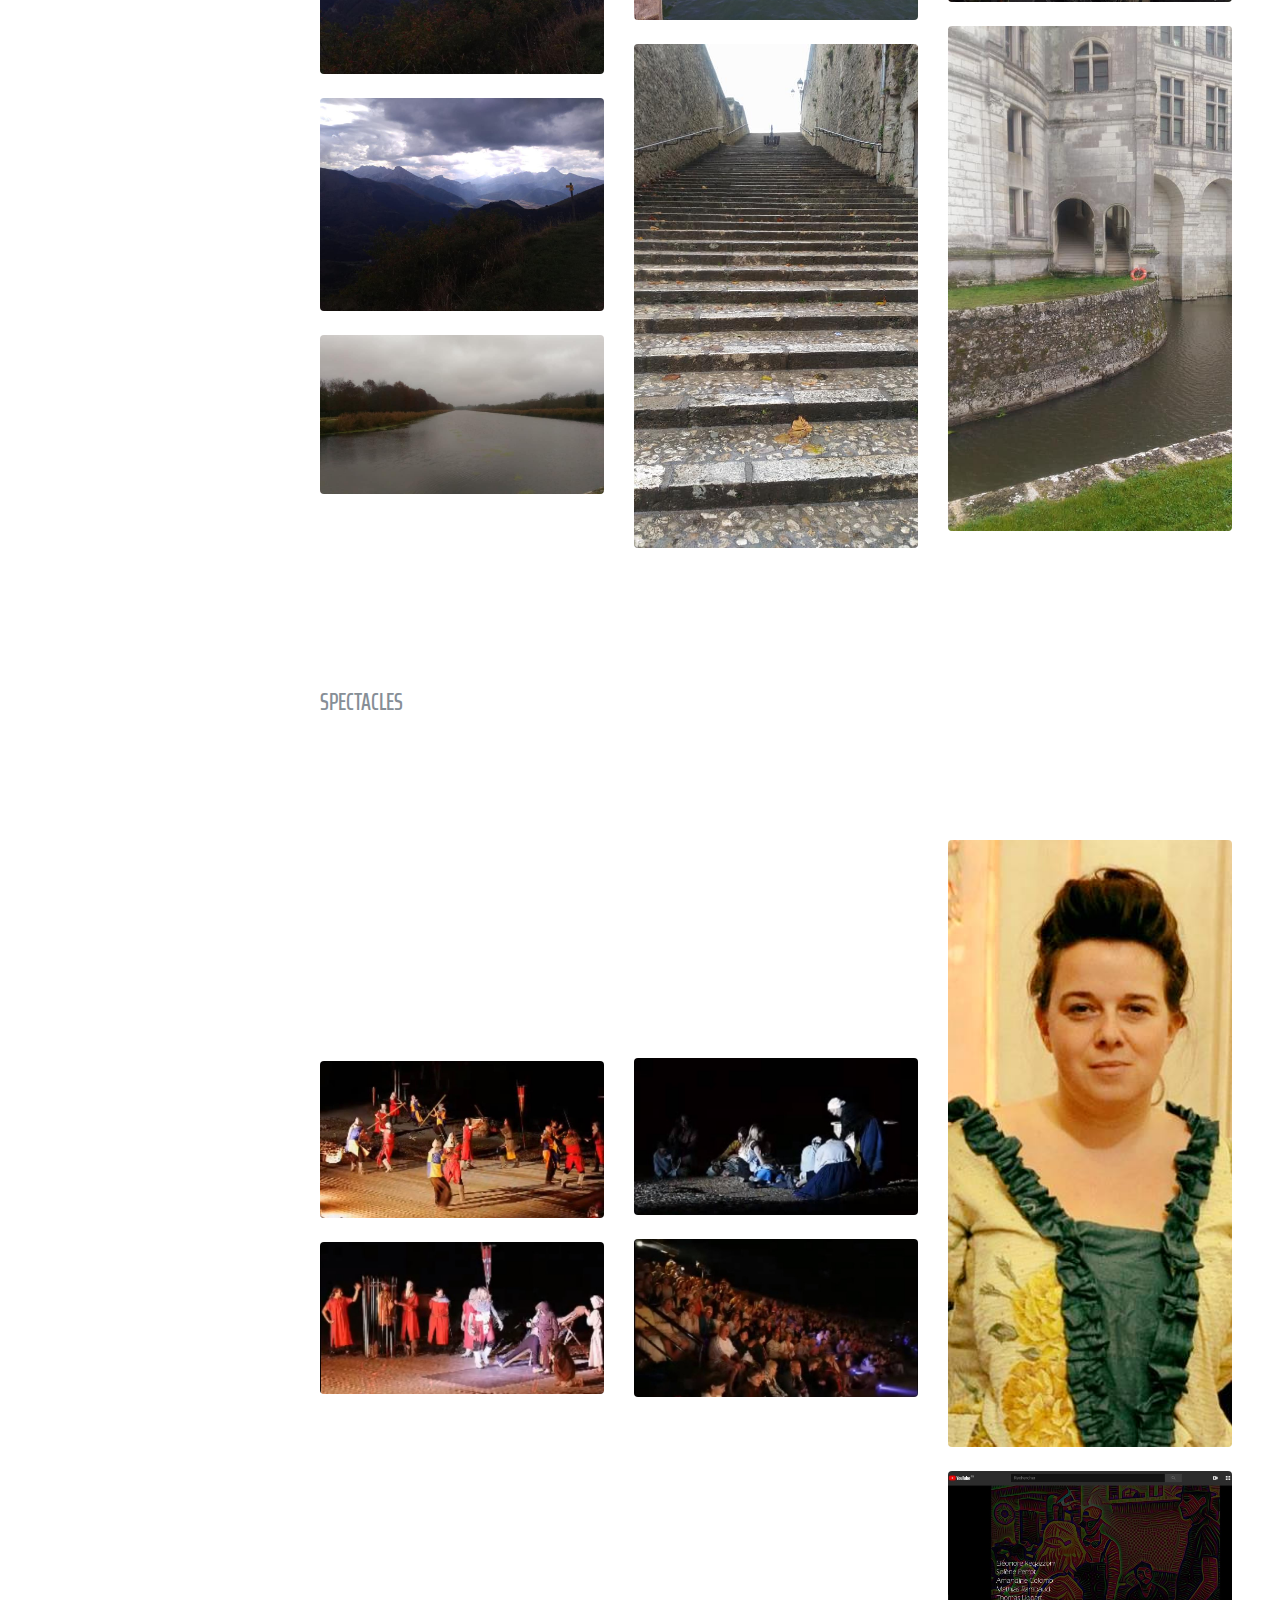
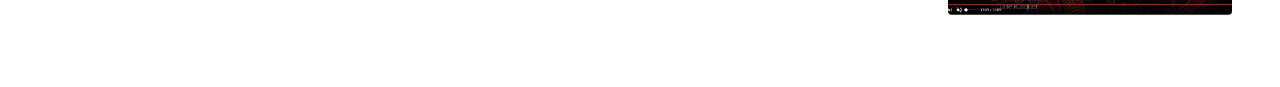
<file: artistique.html>
<!DOCTYPE html>
<html lang="fr">

<head>

  <meta charset="utf-8">
  <meta name="viewport" content="width=device-width, initial-scale=1, shrink-to-fit=no">
  <meta name="description" content="">
  <meta name="author" content="">

  <title>Amandine Colomb</title>

  <!-- Bootstrap core CSS -->
  <link href="vendor/bootstrap/css/bootstrap.min.css" rel="stylesheet">

  <!-- Custom fonts for this template -->
  <link href="https://fonts.googleapis.com/css?family=Saira+Extra+Condensed:500,700" rel="stylesheet">
  <link href="https://fonts.googleapis.com/css?family=Muli:400,400i,800,800i" rel="stylesheet">
  <link href="vendor/fontawesome-free/css/all.min.css" rel="stylesheet">

  <!-- Custom styles for this template -->
  <link href="css/resume.css" rel="stylesheet">

</head>

<body id="page-top">

  <nav class="navbar navbar-expand-lg navbar-dark bg-primary fixed-top" id="sideNav">
    <a class="navbar-brand js-scroll-trigger" href="index.html">
      <span class="d-block d-lg-none">Artistique</span>
      <span class="d-none d-lg-block">
         <img class="img-fluid img-profile rounded-circle mx-auto mb-2" src="img/moi.jpg" alt="">
      </span>
    </a>
    <button class="navbar-toggler" type="button" data-toggle="collapse" data-target="#navbarSupportedContent" aria-controls="navbarSupportedContent" aria-expanded="false" aria-label="Toggle navigation">
      <span class="navbar-toggler-icon"></span>
    </button>
    <div class="collapse navbar-collapse" id="navbarSupportedContent">
      <ul class="navbar-nav">
        
         <li class="nav-item">
          <a class="nav-link js-scroll-trigger" href="index.html">Acccueil</a>
        </li>
        <li class="nav-item">
          <a class="nav-link js-scroll-trigger" href="#experience">Experiences</a>
        </li>
        <li class="nav-item">
          <a class="nav-link js-scroll-trigger" href="#education">Formations</a>
        </li>
        <li class="nav-item">
          <a class="nav-link js-scroll-trigger" href="#awards">Bénévolats</a>
        </li>
        <li class="nav-item">
          <a class="nav-link js-scroll-trigger" href=#photos>Photos</a>
        </li>
        <li class="nav-item">
          <a class="nav-link js-scroll-trigger" href="contact.html">Contact</a>
        </li>
          <a href="supcrea.pdf" target="_blank"><button type="button" class="btn btn-primary"><i class="fa fa-file-download" aria-hidden="true"></i> CV vidéo </button></a><br>
          <a href="cv-scenique3.pdf" target="_blank"><button type="button" class="btn btn-primary"><i class="fa fa-file-download" aria-hidden="true"></i> CV Scénique </button></a>
      </ul>
    </div>
  </nav>
  <hr class="m-0">

    <section class="resume-section p-3 p-lg-5 d-flex justify-content-center" id="experience">
      <div class="w-100">
        <h2 class="mb-5">experience associative et personnelle</h2>

        <div class="resume-item d-flex flex-column flex-md-row justify-content-between mb-5">
          <div class="resume-content">
            <h3 class="mb-0">Figuration</h3>
            <div class="subheading mb-3">Envole de legende : soldat et dame au puit <br>
des voiles et des ailes : une personne exilée 7 lignes en directions <br>
semblant ressemblant raphael anelli : une fille dans un bar</div>
            <p>
</p>
          </div>
         
        </div>
<div class="resume-item d-flex flex-column flex-md-row justify-content-between mb-5">
          <div class="resume-content">
            <h3 class="mb-0">Vidéo</h3>
            <div class="subheading mb-3">Voie off ( la maman) «Rémanence» Sylvain Gautier<br>
            Silhouette : projet court de Valentin Dos Santos<br>
          Initiation au montage avec Raphael Anelli:montage d’une captation d’audition musicale<br>Participation en groupe au concoure des «48h de lyon» : participation au scenario, au scipte, prise de voie pour le projet «l’ombre des mots»</div>
            <p></p>
          </div>
          <div class="resume-date text-md-right">
            <span class="text-primary">2019</span>
          </div>
        </div>
<div class="resume-item d-flex flex-column flex-md-row justify-content-between mb-5">
          <div class="resume-content">
            <h3 class="mb-0">Image</h3>
            <div class="subheading mb-3">Administration de design d’un «forum’actif» y comprit montage photo pour le forum et ses membres<br>

          </div>
            <p></p>
          </div>
          <div class="resume-date text-md-right">
            <span class="text-primary"> </span>
          </div>
        </div>

</div></section>

<section class="resume-section p-3 p-lg-5 d-flex justify-content-center" id="education">
      <div class="w-100">
        <h2 class="mb-5">Parcours Artistique</h2>

        <div class="resume-item d-flex flex-column flex-md-row justify-content-between mb-5">
          <div class="resume-content">
            <h3 class="mb-0">Enfance</h3>
            <div class="subheading mb-3">Spectacle de centre de loisirs <br>
4 ans de danse classique et galas <br>
Cours d'art dramatique et représentation d'une pièce classique -  Martine Maillet</div>
            <p>
</p>

<h3 class="mb-0">Adulte</h3>
            <div class="subheading mb-3">Cours individuel de chant par un élève de l'ENM <br>
Quelques jours au conservatoire d'Avignon <br>
Choeurs<br> Présence sur scène par une élève de l'ENM <br> Cours théatre adulte amateur <br> Stage de chant irlandais</div>
            <p>Certaines périodes sont creuses : je cherchais des établissements de qualités. J’ai donc réalisé quelques cours
d’essais sans trouver ce que je cherchais car j’ai toujours eu à cœur d’un jour pouvoir lier mon métier à mes passions
même si il m’a fallut parfois faire des choix avec regret, cela a toujours fait partit de mes axes de vie. Maintenant je
souhaite enfin cesser passer à côté de ma vie, ce projet est donc capital.
</p>Expériences scéniques extrascolaire enfant
1990 à 1998 Galas de danse classique de fin d’année
2000 et 2016 Représentation de fin d’année des cours de théâtre
1990 Spectacle de centre de loisirs


Expérience adulte
Chant
Individuel
Milord,
Les amants de st jean
Complainte de la butte
Chœur
Couleur café,
Down to the river to pray,
Amstrong, Elisa, Passer ma route, Le Lion
Sound –painting
Autres
Bénévole au festival jazz dans le parc et au festival sous les étoiles la place et autres éventement
culturel de la MJC
Théâtre
Association les reflets de la Dombes
« envole de légendes » - figurante (soldat et dame
au puit)
« des voiles et des ailes » une personne exilé, 7
lignes
MJC :
« Brève de comptoir »
Pièce de type classique dont je n ai plus le nom
          </div>
        </div>
</div></section>
  
<section class="resume-section p-3 p-lg-5 d-flex align-items-center" id="awards">

      <div class="w-100">
         <h2 class="mb-5">Bénévolat</h2>

        <div class="resume-item d-flex flex-column flex-md-row justify-content-between mb-0">
          <div class="resume-content">
            <h3 class="mb-0">Sécurité</h3>
            <div class="subheading mb-0">Pompier volontaire et secouriste à la protection civile</div>
            <ul> <p>AFPS  <br>
            Equivalence PSE1</p>
          </div><div class="resume-date text-md-right"><span class="text-primary">2005-2007</span>
            
          </div>
        </div>
<div class="subheading mb-1">Sécurité d'une farfouille national et commissaire de course de caisses à savons </div>
            
       

<div class="resume-item d-flex flex-column flex-md-row justify-content-between mb-5">
         
<div class="resume-date text-md-right">
           
          </div> </div>
  
       <h3 class="mb-0">Autre</h3>

<div class="subheading mb-0">Bénévole en MJC <br> Association de jeux <br>

  Projet de chambre d’hôte et lancement de mon auto-entreprise<br>
Administration et visuel d’un forum RPG<br> d’un groupe Facebook >3000 membres contre le harcèlement avec l’utilisation d’un logiciel d’image<br>
Aide au service de buvettes de réveillons associatif de 300 personnes <br> Association humanitaire, membre de divers associations environnemental  
 Centre social <br>
</div>
    <ul><li> Pôle famille ( aide aux devoir notamment ) </li><li>Pôle adulte durant 4 ans (création d’un collectif de visite à domicile ) </li>
            <li>Participation à divers projets</li></ul></p><br>
           
</div>
         
<div class="resume-date text-md-right">
            <span class="text-primary"></span>
          </div>

<div class="subheading mb-1">
     </div>

</section>
<section id="photos">

      <div class="w-100">
         <h2 class="resume-section p-3 p-lg-5 d-flex align-items-center" class="mb-5">Photos</h2>
        
           
          </div>
<div class="row resume-section p-3 p-lg-5 d-flex align-items-center" >
  <div class="col-lg-4 col-md-12 mb-4 mb-lg-3" >
    <img
      src="img/photosalette.jpg"
      class="w-100 shadow-1-strong rounded mb-4"
      alt="Boat on Calm Water"
    />
<img
      src="img/saltte.jpg"
      class="w-100 shadow-1-strong rounded mb-4"
      alt="Wintry Mountain Landscape"
    />
    <img
      src="img/chateaueau.jpg"
      class="w-100 shadow-1-strong rounded mb-4"
      alt="Wintry Mountain Landscape"
    />
      </div>


  

  <div class="col-lg-4 mb-4 mb-lg-3">
    <img
      src="img/lyon.jpg"
      class="w-100 shadow-1-strong rounded mb-4"
      alt="Mountains in the Clouds"
    />

    <img
      src="img/photomarche.jpg"
      class="w-100 shadow-1-strong rounded mb-4"
      alt="Boat on Calm Water"
    />
  </div>

  <div class="col-lg-4 mb-4 mb-lg-0">
    <img
      src="img/photoblois.jpg"
      class="w-100 shadow-1-strong rounded mb-4"
      alt="Waves at Sea"
    />

    <img
      src="img/eauchateaublois.jpg"
      class="w-100 shadow-1-strong rounded mb-4"
      alt="Yosemite National Park"
    />
  </div>
</div>








 <div class="subheading mb-0 resume-section p-3 p-lg-5 d-flex align-items-center">Spectacles</div><br>




<div class="row resume-section p-3 p-lg-5 d-flex align-items-center">
  <div class="col-lg-4 col-md-12 mb-4 mb-lg-0 ">
    <img
      src="img/dombes1.jpg"
      class="w-100 shadow-1-strong rounded mb-4"
      alt="Boat on Calm Water"
    />

    <img
      src="img/dombes2.jpg"
      class="w-100 shadow-1-strong rounded mb-4"
      alt="Wintry Mountain Landscape"
    />
  </div>

  <div class="col-lg-4 mb-4 mb-lg-0">
    <img
      src="img/dombes3.jpg"
      class="w-100 shadow-1-strong rounded mb-4"
      alt="Mountains in the Clouds"
    />

    <img
      src="img/dombes5.jpg"
      class="w-100 shadow-1-strong rounded mb-4"
      alt="Boat on Calm Water"
    />
  </div>

  <div class="col-lg-4 mb-4 mb-lg-0">
    <img
      src="img/dauphine2.jpg"
      class="w-100 shadow-1-strong rounded mb-4"
      alt="Yosemite National Park"
    />
       <img
      src="img/voixoff.jpg"
      class="w-100 shadow-1-strong rounded mb-4"
      alt="Yosemite National Park"
    />

    
  </div>
</div>
</section>

  <!-- Bootstrap core JavaScript -->
  <script src="vendor/jquery/jquery.min.js"></script>
  <script src="vendor/bootstrap/js/bootstrap.bundle.min.js"></script>

  <!-- Plugin JavaScript -->
  <script src="vendor/jquery-easing/jquery.easing.min.js"></script>

  <!-- Custom scripts for this template -->
  <script src="js/resume.min.js"></script>

</body>

</html>
</file>
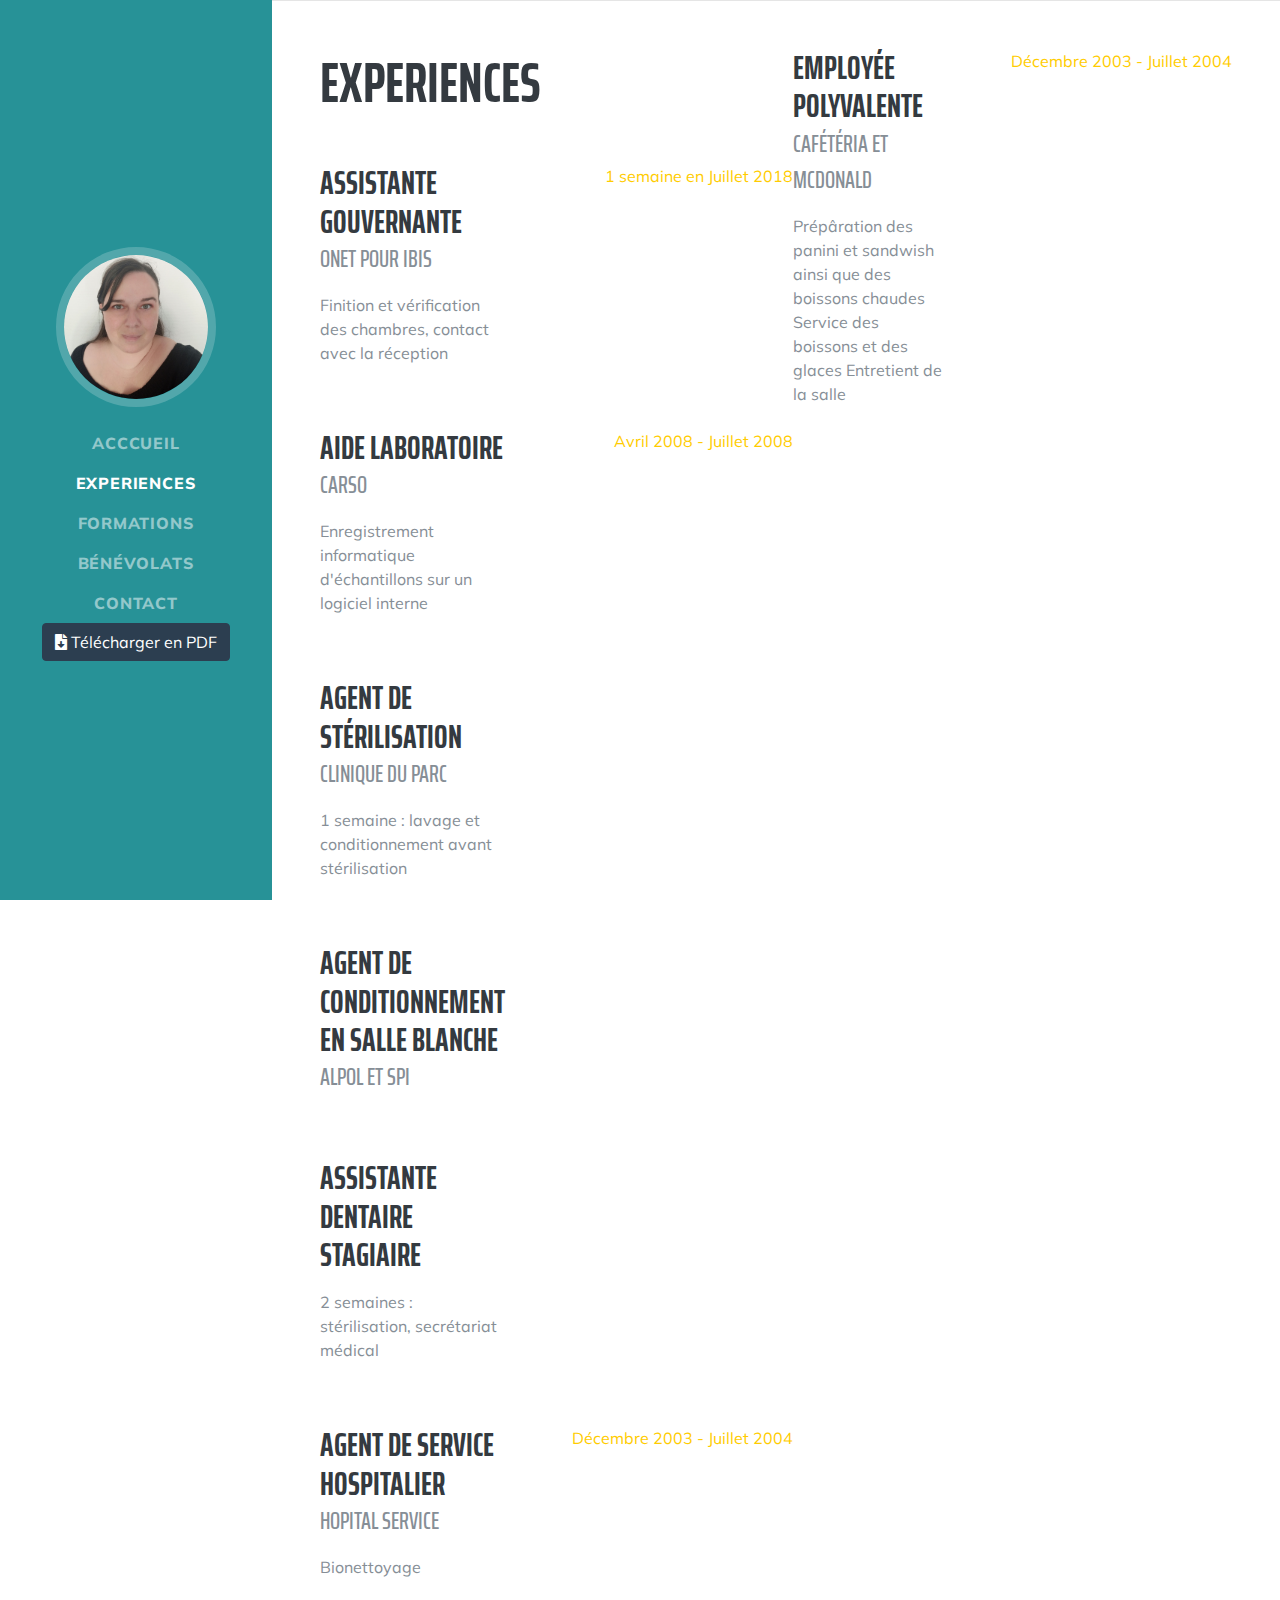
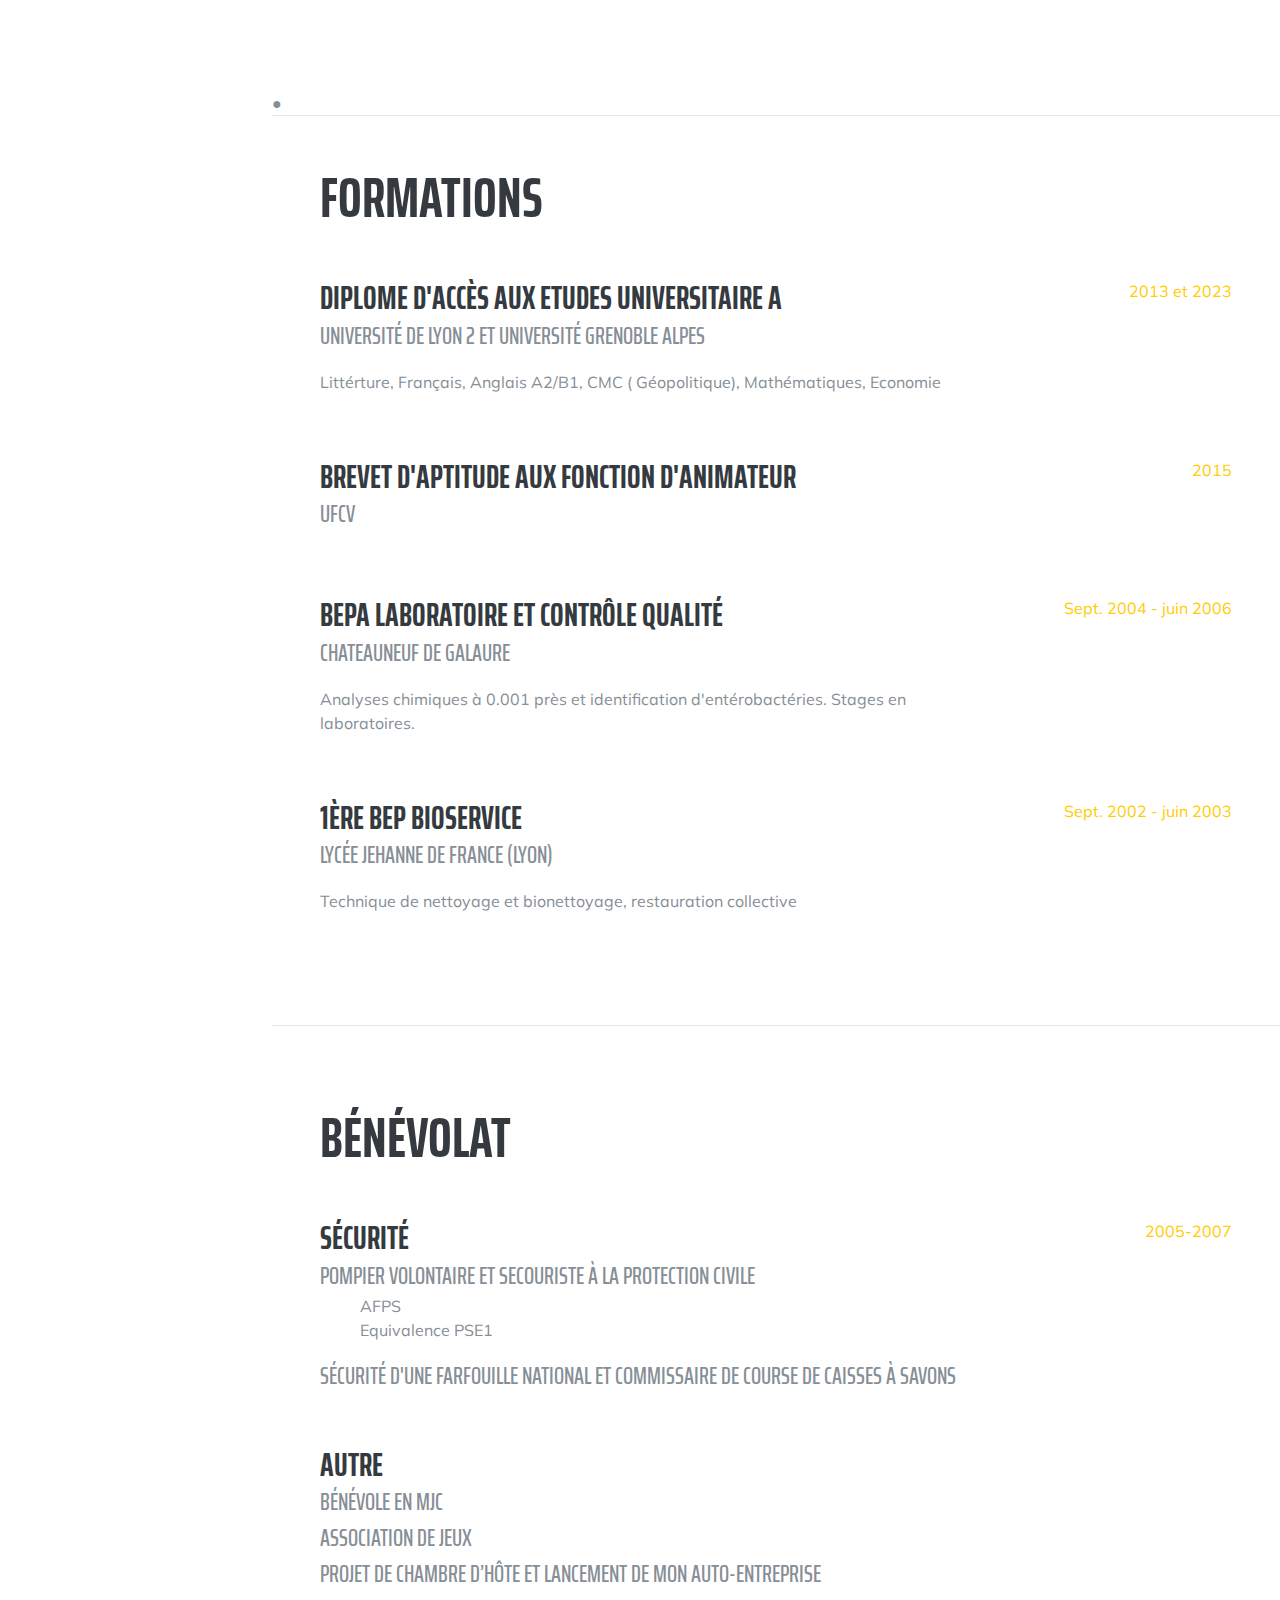
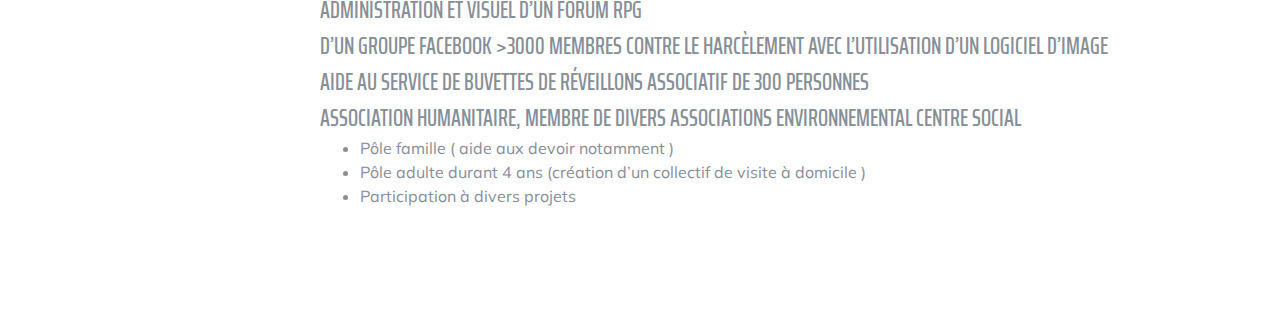
<file: hotelerierestauration.html>
<!DOCTYPE html>
<html lang="fr">

<head>

  <meta charset="utf-8">
  <meta name="viewport" content="width=device-width, initial-scale=1, shrink-to-fit=no">
  <meta name="description" content="">
  <meta name="author" content="">

  <title>Amandine Colomb</title>

  <!-- Bootstrap core CSS -->
  <link href="vendor/bootstrap/css/bootstrap.min.css" rel="stylesheet">

  <!-- Custom fonts for this template -->
  <link href="https://fonts.googleapis.com/css?family=Saira+Extra+Condensed:500,700" rel="stylesheet">
  <link href="https://fonts.googleapis.com/css?family=Muli:400,400i,800,800i" rel="stylesheet">
  <link href="vendor/fontawesome-free/css/all.min.css" rel="stylesheet">

  <!-- Custom styles for this template -->
  <link href="css/resume.css" rel="stylesheet">

</head>

<body id="page-top">

  <nav class="navbar navbar-expand-lg navbar-dark bg-primary fixed-top" id="sideNav">
    <a class="navbar-brand js-scroll-trigger" href="index.html">
      <span class="d-block d-lg-none">hotelerie restauration</span>
      <span class="d-none d-lg-block">
         <img class="img-fluid img-profile rounded-circle mx-auto mb-2" src="img/moi.jpg" alt="">
      </span>
    </a>
    <button class="navbar-toggler" type="button" data-toggle="collapse" data-target="#navbarSupportedContent" aria-controls="navbarSupportedContent" aria-expanded="false" aria-label="Toggle navigation">
      <span class="navbar-toggler-icon"></span>
    </button>
    <div class="collapse navbar-collapse" id="navbarSupportedContent">
      <ul class="navbar-nav">
        
         <li class="nav-item">
          <a class="nav-link js-scroll-trigger" href="index.html">Acccueil</a>
        </li>
        <li class="nav-item">
          <a class="nav-link js-scroll-trigger" href="#experience">Experiences</a>
        </li>
        <li class="nav-item">
          <a class="nav-link js-scroll-trigger" href="#education">Formations</a>
        </li>
        <li class="nav-item">
          <a class="nav-link js-scroll-trigger" href="#skills">Bénévolats</a>
        </li>
        <li class="nav-item">
          <a class="nav-link js-scroll-trigger" href="contact.html">Contact</a>
        </li>
          <a href="Gouvernante.pdf"><button type="button" class="btn btn-primary"><i class="fa fa-file-download" aria-hidden="true"></i> Télécharger en PDF </button></a>
      </ul>
    </div>
  </nav>

  <div class="container-fluid p-0">

    <hr class="m-0">

    <section class="resume-section p-3 p-lg-5 d-flex justify-content-center" id="experience">
      <div class="w-100">
        <h2 class="mb-5">Experiences</h2>


        <div class="resume-item d-flex flex-column flex-md-row justify-content-between mb-5">
          <div class="resume-content">
            <h3 class="mb-0">Assistante Gouvernante</h3>
            <div class="subheading mb-3">Onet pour IBIS</div>
            <p>Finition et vérification des chambres, contact avec la réception</p>
          </div>
          <div class="resume-date text-md-right">
            <span class="text-primary">1 semaine en Juillet 2018</span>
          </div>
        </div>


        <div class="resume-item d-flex flex-column flex-md-row justify-content-between mb-5">
          <div class="resume-content">
            <h3 class="mb-0">Aide Laboratoire</h3>
            <div class="subheading mb-3">CARSO</div>
            <p>Enregistrement informatique d'échantillons sur un logiciel interne</p>
          </div>
          <div class="resume-date text-md-right">
            <span class="text-primary">Avril 2008 - Juillet 2008</span>
          </div>
        </div>



        <div class="resume-item d-flex flex-column flex-md-row justify-content-between mb-5">
          <div class="resume-content">
            <h3 class="mb-0">Agent de stérilisation</h3>
            <div class="subheading mb-3">Clinique du Parc</div>
            <p>1 semaine : lavage et conditionnement avant stérilisation</p>
          </div>
          <div class="resume-date text-md-right">
            <span class="text-primary"></span>
          </div>
        </div>

<div class="resume-item d-flex flex-column flex-md-row justify-content-between mb-5">
          <div class="resume-content">
            <h3 class="mb-0">Agent de conditionnement en salle blanche</h3>
            <div class="subheading mb-3">ALPOL et SPI</div>
            <p></p>
          </div>
          <div class="resume-date text-md-right">
            <span class="text-primary"></span>
          </div>
        </div>

<div class="resume-item d-flex flex-column flex-md-row justify-content-between mb-5">
          <div class="resume-content">
            <h3 class="mb-0">Assistante dentaire stagiaire</h3>
            <div class="subheading mb-3"></div>
            <p>2 semaines : stérilisation, secrétariat médical</p>
          </div>
          <div class="resume-date text-md-right">
            <span class="text-primary"></span>
          </div>
        </div>

<div class="resume-item d-flex flex-column flex-md-row justify-content-between mb-5">
          <div class="resume-content">
            <h3 class="mb-0">Agent de Service Hospitalier</h3>
            <div class="subheading mb-3">Hopital Service</div>
            <p>Bionettoyage</p>
          </div>
          <div class="resume-date text-md-right">
            <span class="text-primary">Décembre 2003 - Juillet 2004</span>
          </div>
        </div>
      </div>


<div class="resume-item d-flex flex-column flex-md-row justify-content-between mb-5">
          <div class="resume-content">
            <h3 class="mb-0">Employée polyvalente </h3>
            <div class="subheading mb-3">cafétéria et mcdonald</div>
            <p>Prépâration des panini et sandwish ainsi que des boissons chaudes
            Service des boissons et des glaces 
          Entretient de la salle</p>
          </div>
          <div class="resume-date text-md-right">
            <span class="text-primary">Décembre 2003 - Juillet 2004</span>
          </div>
        </div>
      </div>

● 






    </section>

    <hr class="m-0">

    <section class="resume-section p-3 p-lg-5 d-flex align-items-center" id="education">
      <div class="w-100">
        <h2 class="mb-5">Formations</h2>

        <div class="resume-item d-flex flex-column flex-md-row justify-content-between mb-5">
          <div class="resume-content">
            <h3 class="mb-0"> Diplome d'Accès aux Etudes Universitaire A </h3>
            <div class="subheading mb-3">Université de Lyon 2 et Université Grenoble Alpes</div>
            <div>Littérture, Français, Anglais A2/B1, CMC ( Géopolitique), Mathématiques, Economie  </div>
            <p></p>
          </div>
          <div class="resume-date text-md-right">
            <span class="text-primary">2013 et 2023</span>
          </div></div>
            <div class="resume-item d-flex flex-column flex-md-row justify-content-between mb-5">
          <div class="resume-content">
            <h3 class="mb-0"> Brevet d'Aptitude aux Fonction d'Animateur</h3>
            <div class="subheading mb-3">UFCV</div>
            <div> </div>
            <p></p>

          </div>
          <div class="resume-date text-md-right">
            <span class="text-primary">2015 </span>
          </div>
</div>

        <div class="resume-item d-flex flex-column flex-md-row justify-content-between mb-5">
          <div class="resume-content">
            <h3 class="mb-0"> BEPA Laboratoire et contrôle qualité</h3>
            <div class="subheading mb-3">Chateauneuf de Galaure</div>
            <div>Analyses chimiques à 0.001 près et identification d'entérobactéries. Stages en laboratoires.  </div>
            <p></p>

          </div>
          <div class="resume-date text-md-right">
            <span class="text-primary">Sept. 2004 - juin 2006 </span>
          </div>
</div>
          <div class="resume-item d-flex flex-column flex-md-row justify-content-between mb-5">
          <div class="resume-content">
            <h3 class="mb-0">1ère BEP Bioservice</h3>
            <div class="subheading mb-3">Lycée Jehanne de France (Lyon)</div>
            <div>Technique de nettoyage et bionettoyage, restauration collective </div>
            <p></p>

          </div>
          <div class="resume-date text-md-right">
            <span class="text-primary">Sept. 2002 - juin 2003 </span>
          </div>


      </div>
    </section>

    <hr class="m-0">

    
<section class="resume-section p-3 p-lg-5 d-flex align-items-center" id="awards">

      <div class="w-100">
         <h2 class="mb-5">Bénévolat</h2>

        <div class="resume-item d-flex flex-column flex-md-row justify-content-between mb-0">
          <div class="resume-content">
            <h3 class="mb-0">Sécurité</h3>
            <div class="subheading mb-0">Pompier volontaire et secouriste à la protection civile</div>
            <ul> <p>AFPS  <br>
            Equivalence PSE1</p>
          </div><div class="resume-date text-md-right"><span class="text-primary">2005-2007</span>
            
          </div>
        </div>
<div class="subheading mb-1">Sécurité d'une farfouille national et commissaire de course de caisses à savons </div>
            
       

<div class="resume-item d-flex flex-column flex-md-row justify-content-between mb-5">
         
<div class="resume-date text-md-right">
           
          </div> </div>
  
       <h3 class="mb-0">Autre</h3>

<div class="subheading mb-0">Bénévole en MJC <br> Association de jeux <br>

  Projet de chambre d’hôte et lancement de mon auto-entreprise<br>
Administration et visuel d’un forum RPG<br> d’un groupe Facebook >3000 membres contre le harcèlement avec l’utilisation d’un logiciel d’image<br>
Aide au service de buvettes de réveillons associatif de 300 personnes <br> Association humanitaire, membre de divers associations environnemental  
 Centre social <br>
</div>
    <ul><li> Pôle famille ( aide aux devoir notamment ) </li><li>Pôle adulte durant 4 ans (création d’un collectif de visite à domicile ) </li>
            <li>Participation à divers projets</li></ul></p><br>
           
</div>
         
<div class="resume-date text-md-right">
            <span class="text-primary"></span>
          </div>

<div class="subheading mb-1">
     </div>

</section>





  

  <!-- Bootstrap core JavaScript -->
  <script src="vendor/jquery/jquery.min.js"></script>
  <script src="vendor/bootstrap/js/bootstrap.bundle.min.js"></script>

  <!-- Plugin JavaScript -->
  <script src="vendor/jquery-easing/jquery.easing.min.js"></script>

  <!-- Custom scripts for this template -->
  <script src="js/resume.min.js"></script>

</body>

</html>
</file>
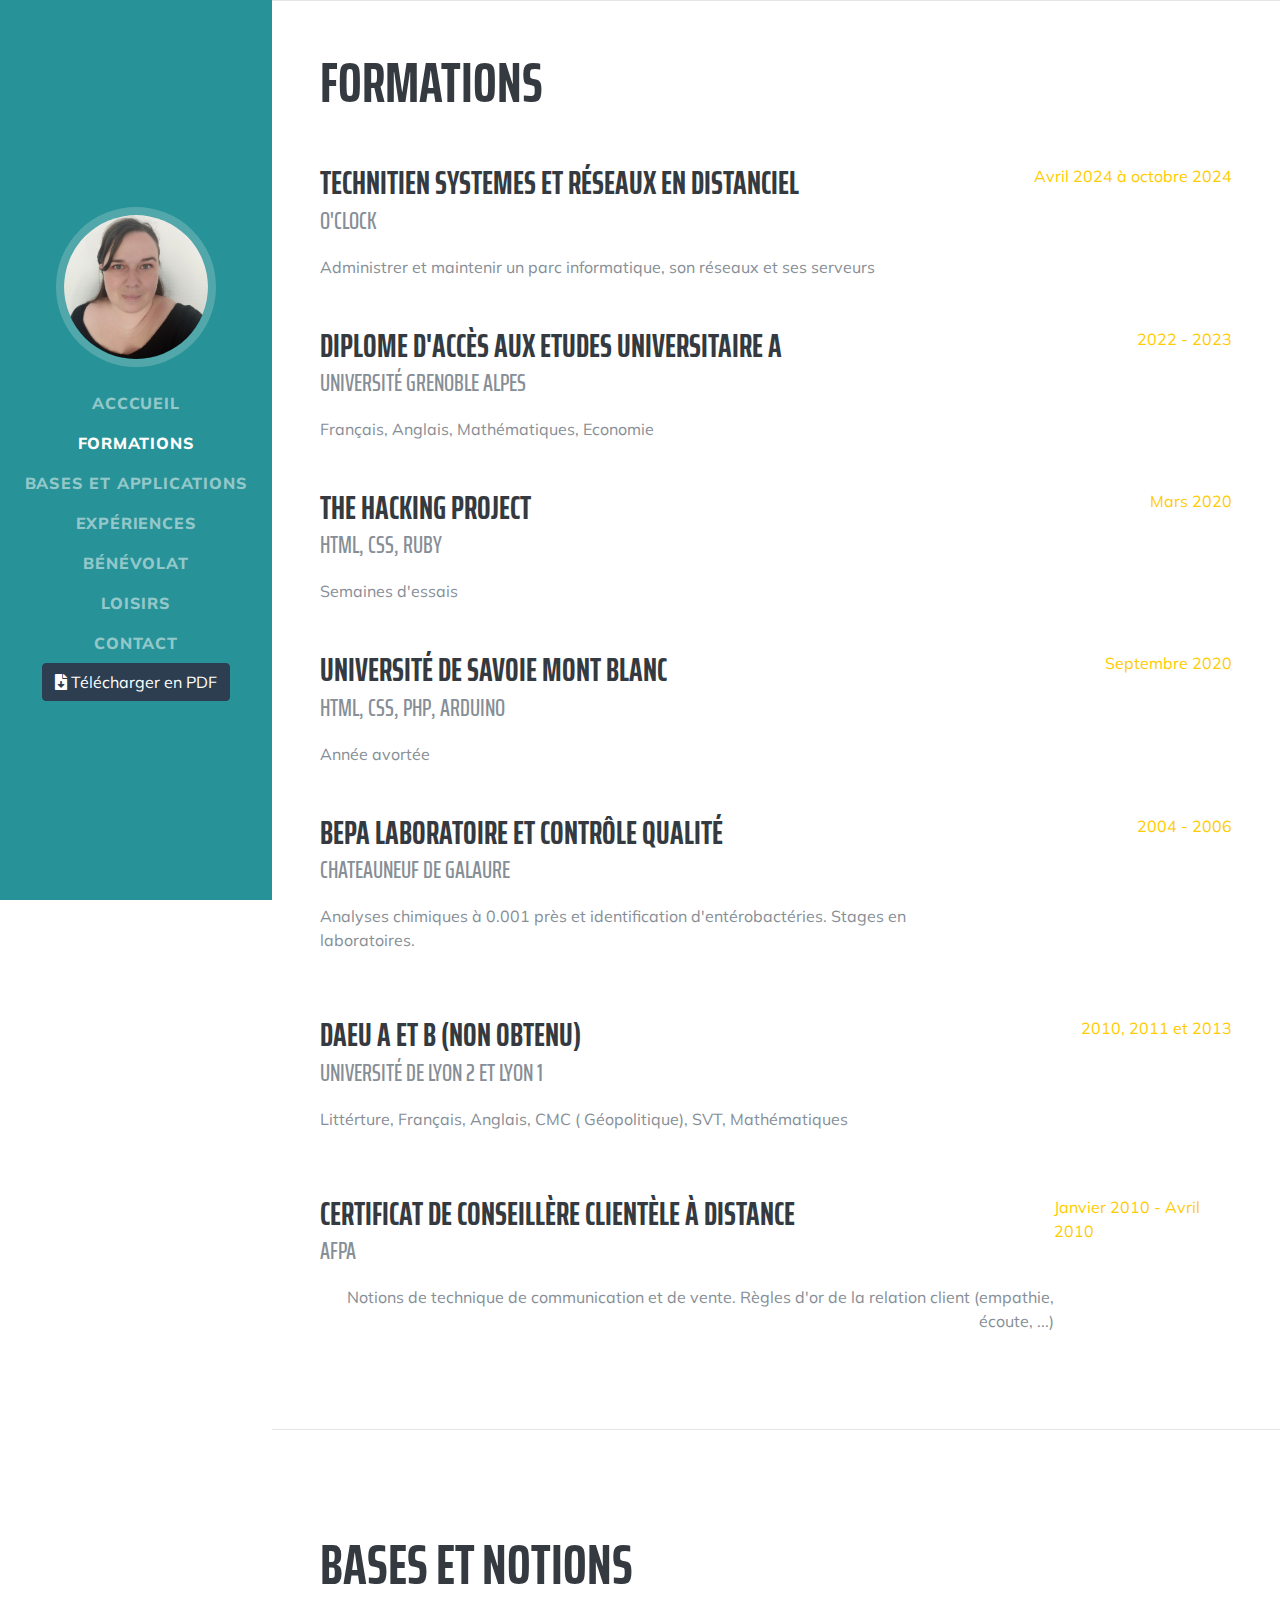
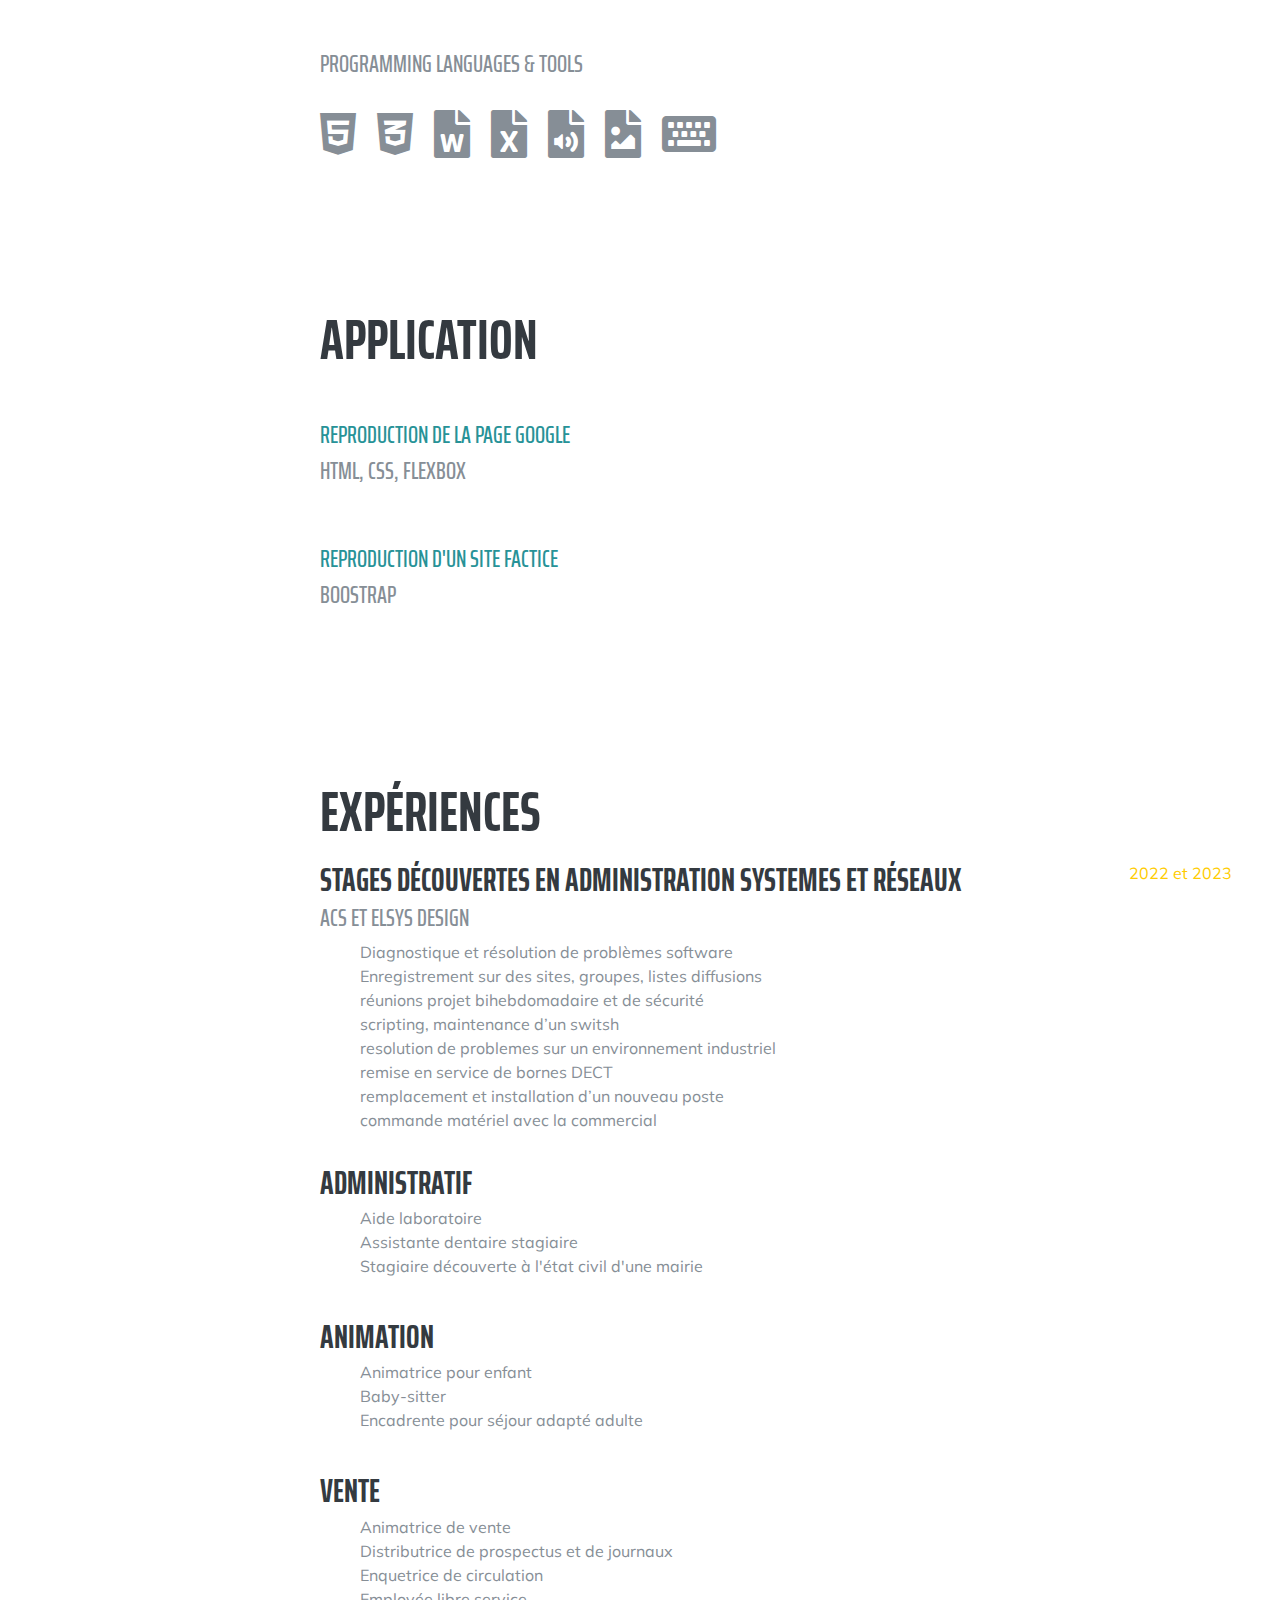
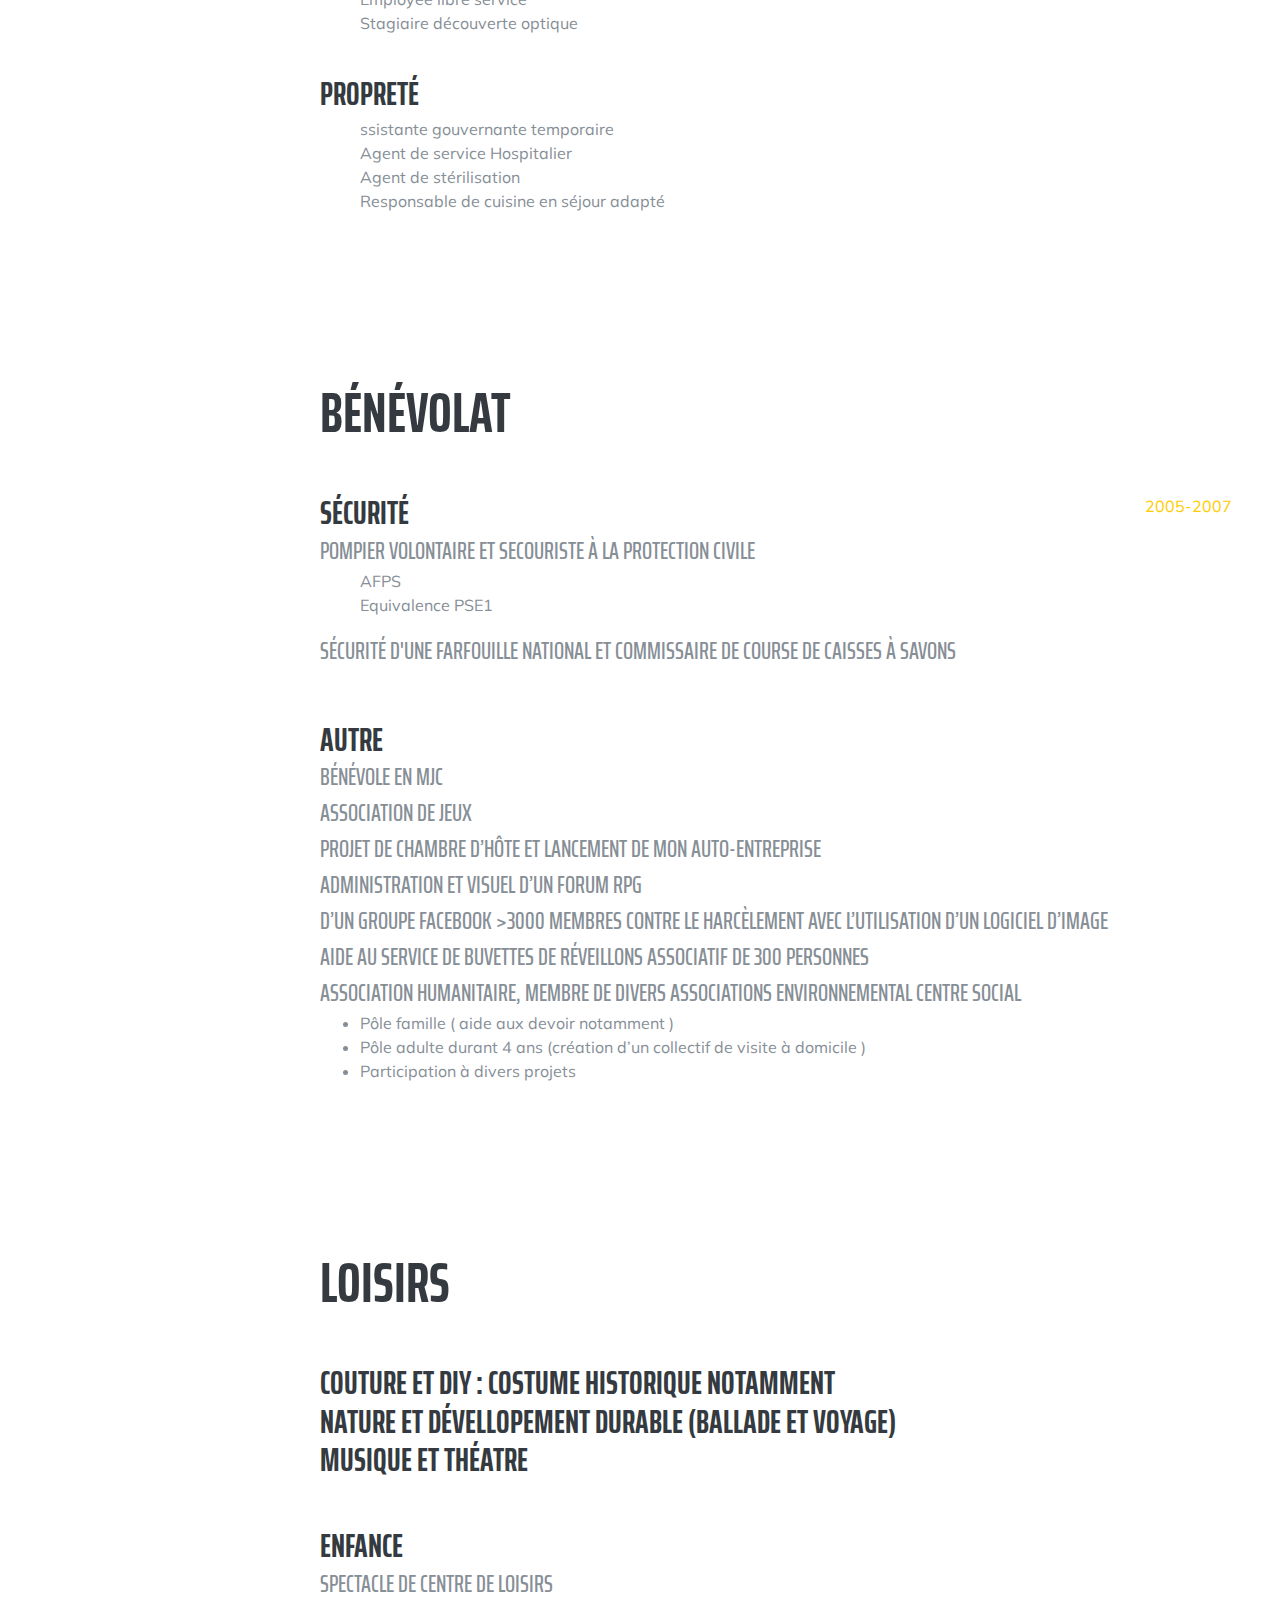
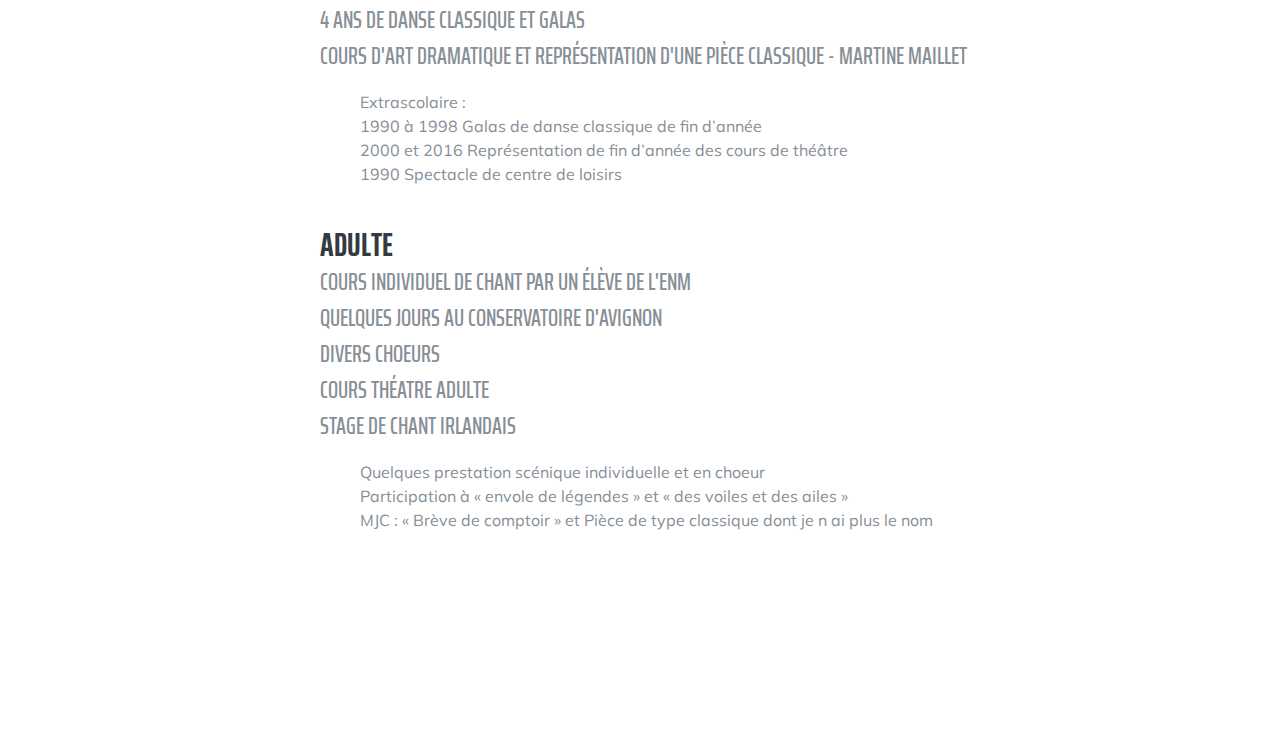
<file: InfoNum.html>
<!DOCTYPE html>
<html lang="fr">

<head>

  <meta charset="utf-8">
  <meta name="viewport" content="width=device-width, initial-scale=1, shrink-to-fit=no">
  <meta name="description" content="">
  <meta name="author" content="">

  <title>Amandine Colomb</title>

  <!-- Bootstrap core CSS -->
  <link href="vendor/bootstrap/css/bootstrap.min.css" rel="stylesheet">

  <!-- Custom fonts for this template -->
  <link href="https://fonts.googleapis.com/css?family=Saira+Extra+Condensed:500,700" rel="stylesheet">
  <link href="https://fonts.googleapis.com/css?family=Muli:400,400i,800,800i" rel="stylesheet">
  <link href="vendor/fontawesome-free/css/all.min.css" rel="stylesheet">

  <!-- Custom styles for this template -->
  <link href="css/resume.css" rel="stylesheet">

</head>

<body id="page-top">

  <nav class="navbar navbar-expand-lg navbar-dark bg-primary fixed-top" id="sideNav">
    <a class="navbar-brand js-scroll-trigger" href="index.html">
      <span class="d-block d-lg-none">Informatique / Numérique</span>
      <span class="d-none d-lg-block">
         <img class="img-fluid img-profile rounded-circle mx-auto mb-2" src="img/moi.jpg" alt="">
      </span>
    </a>
    <button class="navbar-toggler" type="button" data-toggle="collapse" data-target="#navbarSupportedContent" aria-controls="navbarSupportedContent" aria-expanded="false" aria-label="Toggle navigation">
      <span class="navbar-toggler-icon"></span>
    </button>
    <div class="collapse navbar-collapse" id="navbarSupportedContent">
      <ul class="navbar-nav">
        
         <li class="nav-item">
          <a class="nav-link js-scroll-trigger" href="index.html">Acccueil</a>
        </li>
        <li class="nav-item">
          <a class="nav-link js-scroll-trigger" href="#education">Formations</a>
        </li>
         <li class="nav-item">
          <a class="nav-link js-scroll-trigger" href="#skills">Bases et applications</a>
        </li>
        
               <li class="nav-item">
          <a class="nav-link js-scroll-trigger" href="#experience">Expériences</a>
        </li>
              <li class="nav-item">
          <a class="nav-link js-scroll-trigger" href="#awards">Bénévolat</a>
        </li>
         <li class="nav-item">
          <a class="nav-link js-scroll-trigger" href="#interests">Loisirs</a>
        </li>
        <li class="nav-item">
          <a class="nav-link js-scroll-trigger" href="contact.html">Contact</a>
        </li>
          <a href="cv.alter.techsi.colomb-1.pdf" target="_blank"><button type="button" class="btn btn-primary"> <i class="fa fa-file-download" aria-hidden="true"></i> Télécharger en PDF </button></a>
      </ul>
    </div>
  </nav>

  <div class="container-fluid p-0">

      
    <hr class="m-0">

    <section class="resume-section p-3 p-lg-5 d-flex align-items-center" id="education">
      <div class="w-100">
        <h2 class="mb-5">Formations</h2>
  <div class="resume-item d-flex flex-column flex-md-row justify-content-between mb-5">
 <div class="resume-content">
            <h3 class="mb-0"> Technitien systemes et réseaux en distanciel  </h3>
            <div class="subheading mb-3">o'clock</div>
            <div>Administrer et maintenir un parc informatique, son réseaux et ses serveurs </div>

            
          </div><div class="resume-date text-md-right">
            <span class="text-primary">Avril 2024 à octobre 2024</p></span>
          </div></div>

  <div class="resume-item d-flex flex-column flex-md-row justify-content-between mb-5">
         <div class="resume-content">
            <h3 class="mb-0"> Diplome d'Accès aux Etudes Universitaire A </h3>
            <div class="subheading mb-3">Université Grenoble Alpes</div>
            <div>Français, Anglais, Mathématiques, Economie</div>
            
          </div><div class="resume-date text-md-right">
            <span class="text-primary">2022 - 2023</p></span>
          </div></div>

        <div class="resume-item d-flex flex-column flex-md-row justify-content-between mb-5">
          <div class="resume-content">
            <h3 class="mb-0">The Hacking Project</h3>
            <div class="subheading mb-3">HTML, CSS, Ruby</div>
            <div>Semaines d'essais</div>
          </div>
          <div class="resume-date text-md-right">
            <span class="text-primary">Mars 2020</span>
          </div>
        </div>


        <div class="resume-item d-flex flex-column flex-md-row justify-content-between mb-5">
          <div class="resume-content">
            <h3 class="mb-0">Université de Savoie Mont Blanc</h3>
            <div class="subheading mb-3">HTML, CSS, PHP, Arduino</div>
            <div>Année avortée</div>
          </div>
          <div class="resume-date text-md-right">
            <span class="text-primary">Septembre 2020</span>
          </div>
        </div>

        <div class="resume-item d-flex flex-column flex-md-row justify-content-between mb-5">
          <div class="resume-content">
            <h3 class="mb-0"> BEPA Laboratoire et contrôle qualité</h3>
            <div class="subheading mb-3">Chateauneuf de Galaure</div>
            <div>Analyses chimiques à 0.001 près et identification d'entérobactéries. Stages en laboratoires.  </div>
            <p></p>

          </div>
          <div class="resume-date text-md-right">
            <span class="text-primary">2004 - 2006 </span>
          </div></div>


<div class="resume-item d-flex flex-column flex-md-row justify-content-between mb-5">
          <div class="resume-content">
            <h3 class="mb-0"> DAEU A et B (non obtenu)</h3>
            <div class="subheading mb-3">Université de Lyon 2 et Lyon 1</div>
            <div>Littérture, Français, Anglais, CMC ( Géopolitique), SVT, Mathématiques </div>
            <p></p>
          </div>
          <div class="resume-date text-md-right">
            <span class="text-primary">2010, 2011 et 2013</span>
          </div></div>

            <div class="resume-item d-flex flex-column flex-md-row justify-content-between mb-5">
          <div class="resume-content">
            <h3 class="mb-0">Certificat de conseillère clientèle à distance</h3>
            <div class="subheading mb-3">AFPA</div>
                    
          <div class="resume-date text-md-right">Notions de technique de communication et de vente. Règles d'or de la relation client (empathie, écoute, ...)

</div></div>
            <span class="text-primary">Janvier 2010 - Avril 2010 </span>
          </div>

          

      </div></section>


    <hr class="m-0">

    <section class="resume-section p-3 p-lg-5 d-flex align-items-center" id="skills">
      <div class="w-100">
        <h2 class="mb-5">Bases et notions</h2>

        <div class="subheading mb-3">Programming Languages &amp; Tools</div>
        <ul class="list-inline dev-icons">
          <li class="list-inline-item">
            <i class="fab fa-html5"></i>
          </li>
          <li class="list-inline-item">
            <i class="fab fa-css3-alt"></i>
          </li>
          <li class="list-inline-item">
            <i class="fa fa-file-word" aria-hidden="true"></i></li>

          </li><li class="list-inline-item">
          <i class="fa fa-file-excel" aria-hidden="true"></i></li>
<li class="list-inline-item">
          <i class="fa fa-file-audio" aria-hidden="true"></i></li>

<li class="list-inline-item">
          <i class="fa fa-file-image" aria-hidden="true"></i></li>
<li class="list-inline-item">
          <i class="fa fa-keyboard" aria-hidden="true"></i></li>
        </ul>
        <div class="w-100">
<br><br><br><br><br>
        <h2 class="mb-25" >Application</h2>
          <div class="subheading mb-3"><br><a href="https://lapiequichante86.github.io/googleamandine2020/" target="_blank">Reproduction de la page Google</a><p>HTML, CSS, Flexbox</p></div>
        

        <div class="subheading mb-3"><br><a href="https://lapiequichante86.github.io/peersurfing/" target="_blank">Reproduction d'un site factice</a><p>Boostrap</p></div>

      
      </div>
      </div>
    </section>







<section class="resume-section p-1 p-lg-5 d-flex align-items-center" id="experience">
      <div class="w-100">
        <h2 class="mb-3">Expériences</h2>
  <div class="resume-item d-flex flex-column flex-md-row justify-content-between mb-3">
 <div class="resume-content">
            <h3 class="mb-0"> Stages découvertes en administration systemes et réseaux  </h3>
            <div class="subheading mb-1">ACS et  Elsys design</div>
            <div>
<ul> <p>Diagnostique et résolution de problèmes software<br>
Enregistrement sur des sites, groupes, listes diffusions<br>
réunions projet bihebdomadaire et de sécurité<br>
scripting, maintenance d’un switsh<br>
resolution de problemes sur un environnement industriel<br>
remise en service de bornes DECT<br>
remplacement et installation d’un nouveau poste<br>
commande matériel avec la commercial</div></div><br><br><br>
      <span class="text-primary">2022 et 2023</span></div>
          
<div> <h3 class="mb-1 "  > Administratif </h3>
<ul> <p>Aide laboratoire<br>
Assistante dentaire stagiaire <br>
Stagiaire découverte à l'état civil d'une mairie<br ><br></p></ul></div>
  
          <h3 class="mb-1"> Animation </h3>
          
            <div>
<ul> Animatrice pour enfant<br>
Baby-sitter<br>
Encadrente pour séjour adapté adulte<br><br>

      </div>
      <h3 class="mb-1"> Vente</h3>
           
            <div>
<ul> Animatrice de vente <br>
Distributrice de prospectus et de journaux <br>
Enquetrice de circulation<br>
Employée libre service <br>
Stagiaire découverte optique  <br><br>

      </div>
      <h3 class="mb-1"> Propreté </h3>
           
            <div>
<ul> ssistante gouvernante temporaire <br>
Agent de service Hospitalier <br>
Agent de stérilisation <br>
Responsable de cuisine en séjour adapté<br><br>

      </div>

      </div></section>
<section class="resume-section p-3 p-lg-5 d-flex align-items-center" id="awards">

      <div class="w-100">
         <h2 class="mb-5">Bénévolat</h2>

        <div class="resume-item d-flex flex-column flex-md-row justify-content-between mb-0">
          <div class="resume-content">
            <h3 class="mb-0">Sécurité</h3>
            <div class="subheading mb-0">Pompier volontaire et secouriste à la protection civile</div>
            <ul> <p>AFPS  <br>
            Equivalence PSE1</p>
          </div><div class="resume-date text-md-right"><span class="text-primary">2005-2007</span>
            
          </div>
        </div>
<div class="subheading mb-1">Sécurité d'une farfouille national et commissaire de course de caisses à savons </div>
            
       

<div class="resume-item d-flex flex-column flex-md-row justify-content-between mb-5">
         
<div class="resume-date text-md-right">
           
          </div> </div>
  
       <h3 class="mb-0">Autre</h3>

<div class="subheading mb-0">Bénévole en MJC <br> Association de jeux <br>

  Projet de chambre d’hôte et lancement de mon auto-entreprise<br>
Administration et visuel d’un forum RPG<br> d’un groupe Facebook >3000 membres contre le harcèlement avec l’utilisation d’un logiciel d’image<br>
Aide au service de buvettes de réveillons associatif de 300 personnes <br> Association humanitaire, membre de divers associations environnemental  
 Centre social <br>
</div>
    <ul><li> Pôle famille ( aide aux devoir notamment ) </li><li>Pôle adulte durant 4 ans (création d’un collectif de visite à domicile ) </li>
            <li>Participation à divers projets</li></ul></p><br>
           
</div>
         
<div class="resume-date text-md-right">
            <span class="text-primary"></span>
          </div>

<div class="subheading mb-1">
     </div>

</section>

<section class="resume-section p-3 p-lg-5 d-flex align-items-center" id="interests">
      <div class="w-100">

        <h2 class="mb-5">Loisirs</h2>
  <div class="resume-item d-flex flex-column flex-md-row justify-content-between mb-5">
 <div class="resume-content">
            <h3 class="mb-0"> Couture et DIY : costume historique notamment </h3>
<div class="resume-item d-flex flex-column flex-md-row justify-content-between mb-5">

          <div class="resume-content">
            <h3 class="mb-0">Nature et dévellopement durable (ballade et voyage)
 </h3>




<div class="w-100">
        <h3 class="mb-5">Musique et théatre</h3>

        <div class="resume-item d-flex flex-column flex-md-row justify-content-between mb-5">
          <div class="resume-content">
            <h3 class="mb-0">Enfance</h3>
            <div class="subheading mb-3">Spectacle de centre de loisirs <br>
4 ans de danse classique et galas <br>
Cours d'art dramatique et représentation d'une pièce classique -  Martine Maillet</div>
            <ul> <p>Extrascolaire :<br>
1990 à 1998 Galas de danse classique de fin d’année<br>
2000 et 2016 Représentation de fin d’année des cours de théâtre<br>
1990 Spectacle de centre de loisirs<br><br>
</p></ul>

<h3 class="mb-0">Adulte</h3>
            <div class="subheading mb-3">Cours individuel de chant par un élève de l'ENM <br>
Quelques jours au conservatoire d'Avignon <br> 
divers Choeurs<br> Cours théatre adulte  <br> Stage de chant irlandais</div>
            



<ul> <p>Quelques prestation scénique individuelle et en choeur<br>
Participation à « envole de légendes » et  « des voiles et des ailes » <br>
MJC :
« Brève de comptoir » et 
Pièce de type classique dont je n ai plus le nom</lu>
          </div>
        </div>
</div>






       </section>

  <!-- Bootstrap core JavaScript -->
  <script src="vendor/jquery/jquery.min.js"></script>
  <script src="vendor/bootstrap/js/bootstrap.bundle.min.js"></script>

  <!-- Plugin JavaScript -->
  <script src="vendor/jquery-easing/jquery.easing.min.js"></script>

  <!-- Custom scripts for this template -->
  <script src="js/resume.min.js"></script>

</body>

</html>
</file>
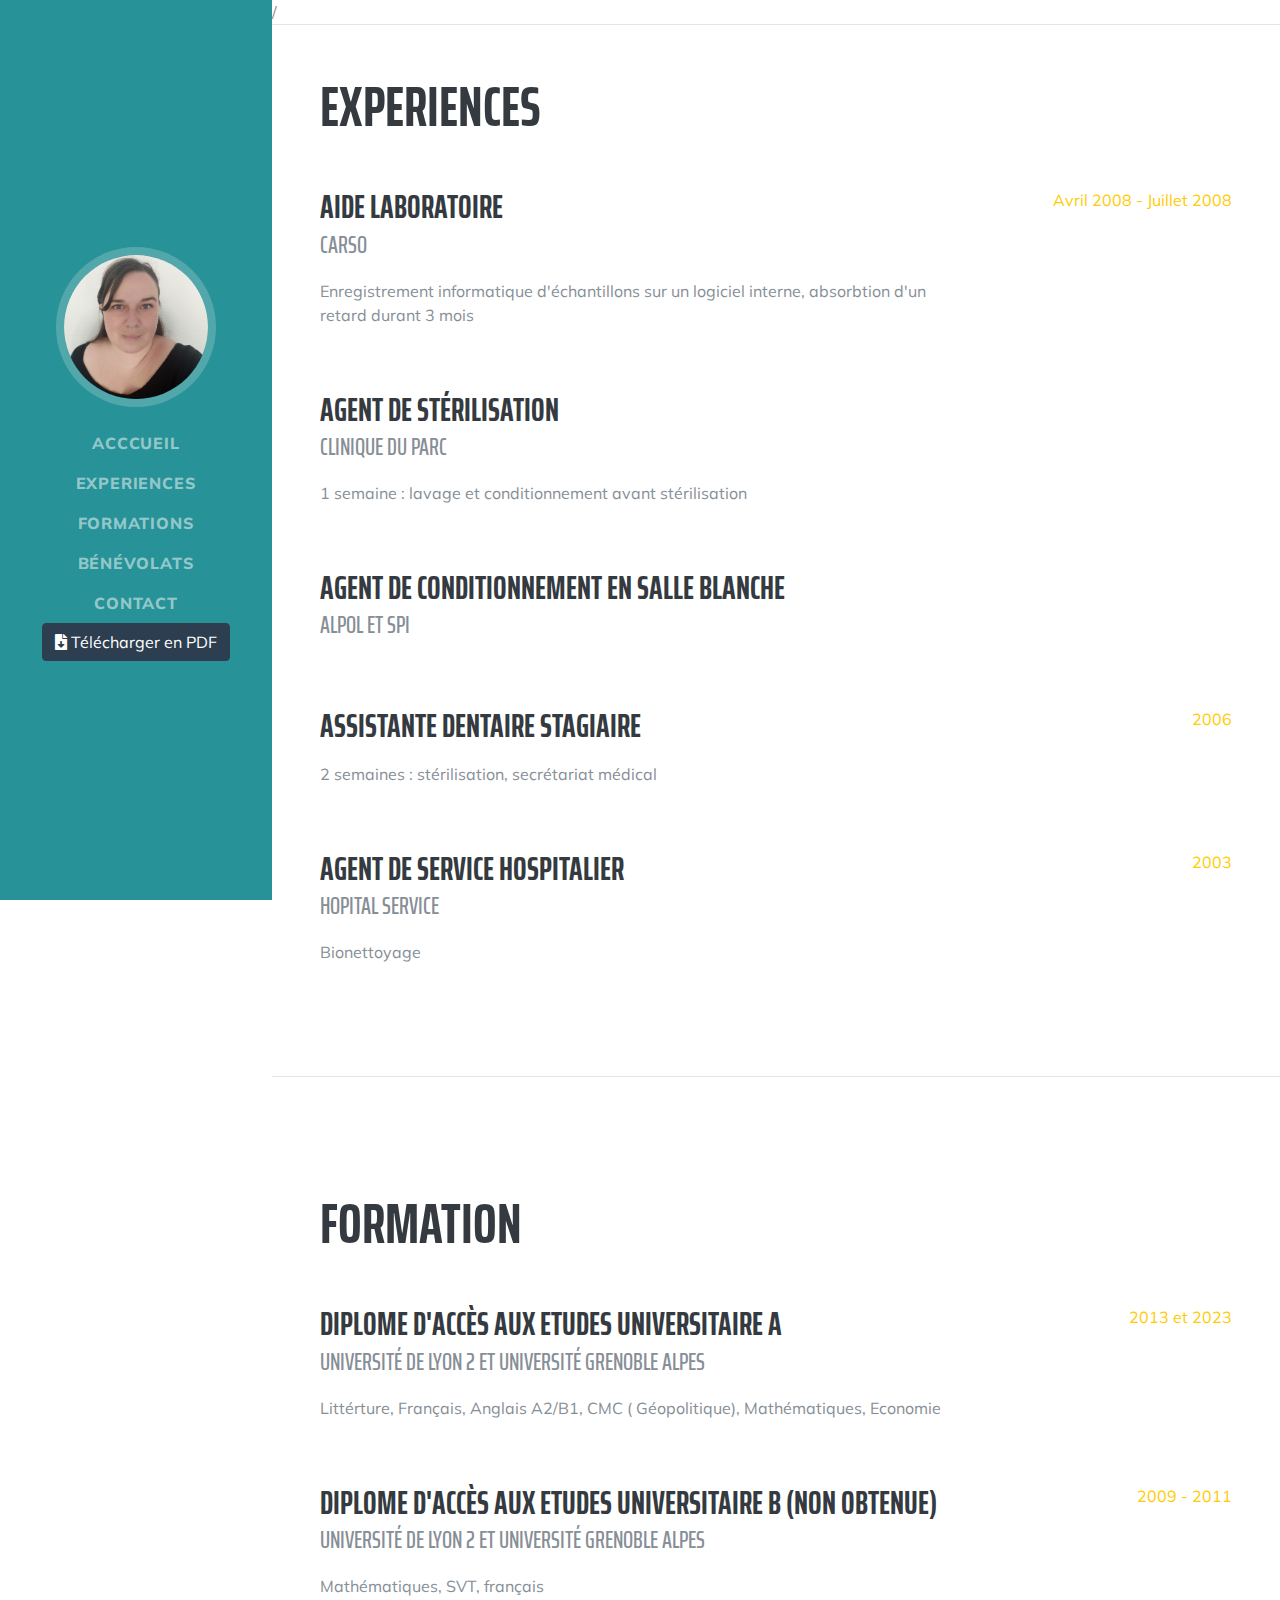
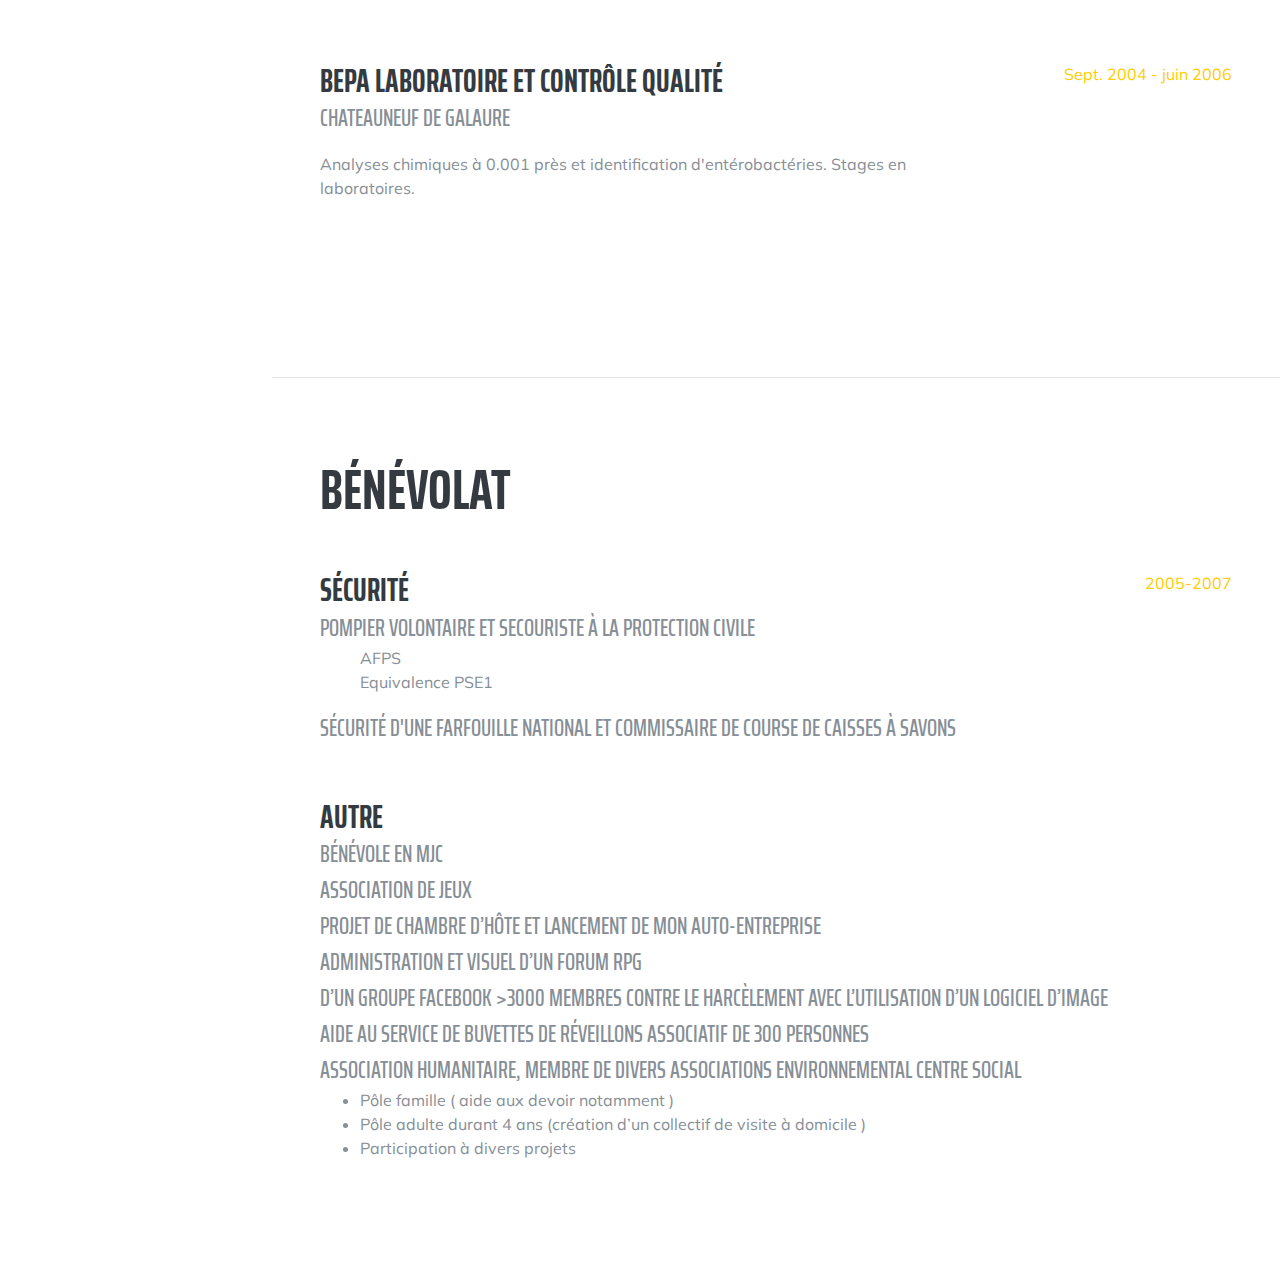
<file: Laboratoire.html>
/<!DOCTYPE html>
<html lang="fr">

<head>

  <meta charset="utf-8">
  <meta name="viewport" content="width=device-width, initial-scale=1, shrink-to-fit=no">
  <meta name="description" content="">
  <meta name="author" content="">

  <title>Amandine Colomb</title>

  <!-- Bootstrap core CSS -->
  <link href="vendor/bootstrap/css/bootstrap.min.css" rel="stylesheet">

  <!-- Custom fonts for this template -->
  <link href="https://fonts.googleapis.com/css?family=Saira+Extra+Condensed:500,700" rel="stylesheet">
  <link href="https://fonts.googleapis.com/css?family=Muli:400,400i,800,800i" rel="stylesheet">
  <link href="vendor/fontawesome-free/css/all.min.css" rel="stylesheet">

  <!-- Custom styles for this template -->
  <link href="css/resume.css" rel="stylesheet">

</head>

<body id="page-top">

  <nav class="navbar navbar-expand-lg navbar-dark bg-primary fixed-top" id="sideNav">
    <a class="navbar-brand js-scroll-trigger" href="index.html">
      <span class="d-block d-lg-none">Animation / Social </span>
      <span class="d-none d-lg-block">
         <img class="img-fluid img-profile rounded-circle mx-auto mb-2" src="img/moi.jpg" alt="">
      </span>
    </a>
    <button class="navbar-toggler" type="button" data-toggle="collapse" data-target="#navbarSupportedContent" aria-controls="navbarSupportedContent" aria-expanded="false" aria-label="Toggle navigation">
      <span class="navbar-toggler-icon"></span>
    </button>
    <div class="collapse navbar-collapse" id="navbarSupportedContent">
      <ul class="navbar-nav">
        
         <li class="nav-item">
          <a class="nav-link js-scroll-trigger" href="index.html">Acccueil</a>
        </li>
        <li class="nav-item">
          <a class="nav-link js-scroll-trigger" href="#experience">Experiences</a>
        </li>
        <li class="nav-item">
          <a class="nav-link js-scroll-trigger" href="#education">Formations</a>
        </li>
        <li class="nav-item">
          <a class="nav-link js-scroll-trigger" href="#skills">Bénévolats</a>
        </li>
        <li class="nav-item">
          <a class="nav-link js-scroll-trigger" href="contact.html">Contact</a>
        </li>
          <a href="aidelabo.pdf"><button type="button" class="btn btn-primary"><i class="fa fa-file-download" aria-hidden="true"></i> Télécharger en PDF </button></a>
      </ul>
    </div>
  </nav>

  <div class="container-fluid p-0">

    
    <hr class="m-0">

    <section class="resume-section p-3 p-lg-5 d-flex justify-content-center" id="experience">
      <div class="w-100">
        <h2 class="mb-5">Experiences</h2>

        <div class="resume-item d-flex flex-column flex-md-row justify-content-between mb-5">
          <div class="resume-content">
            <h3 class="mb-0">Aide Laboratoire</h3>
            <div class="subheading mb-3">CARSO</div>
            <p>Enregistrement informatique d'échantillons sur un logiciel interne, absorbtion d'un retard durant 3 mois
          </div>
          <div class="resume-date text-md-right">
            <span class="text-primary">Avril 2008 - Juillet 2008
              
            </span>
          </div>
        </div>



        <div class="resume-item d-flex flex-column flex-md-row justify-content-between mb-5">
          <div class="resume-content">
            <h3 class="mb-0">Agent de stérilisation</h3>
            <div class="subheading mb-3">Clinique du Parc</div>
            <p>1 semaine : lavage et conditionnement avant stérilisation</p>
          </div>
          <div class="resume-date text-md-right">
            <span class="text-primary"></span>
          </div>
        </div>

<div class="resume-item d-flex flex-column flex-md-row justify-content-between mb-5">
          <div class="resume-content">
            <h3 class="mb-0">Agent de conditionnement en salle blanche</h3>
            <div class="subheading mb-3">ALPOL et SPI</div>
            <p></p>
          </div>
          <div class="resume-date text-md-right">
            <span class="text-primary"></span>
          </div>
        </div>

<div class="resume-item d-flex flex-column flex-md-row justify-content-between mb-5">
          <div class="resume-content">
            <h3 class="mb-0">Assistante dentaire stagiaire</h3>
            <div class="subheading mb-3"></div>
            <p>2 semaines : stérilisation, secrétariat médical</p>
          </div>
          <div class="resume-date text-md-right">
            <span class="text-primary">2006</span>
          </div>
        </div>

<div class="resume-item d-flex flex-column flex-md-row justify-content-between mb-5">
          <div class="resume-content">
            <h3 class="mb-0">Agent de Service Hospitalier</h3>
            <div class="subheading mb-3">Hopital Service</div>
            <p>Bionettoyage</p>
          </div>
          <div class="resume-date text-md-right">
            <span class="text-primary">2003        </span>
          </div>
        </div>
      </div>

    </section>

    <hr class="m-0">

    <section class="resume-section p-3 p-lg-5 d-flex align-items-center" id="education">
      <div class="w-100">
        <h2 class="mb-5">Formation</h2>

        <div class="resume-item d-flex flex-column flex-md-row justify-content-between mb-5">
          <div class="resume-content">
            <h3 class="mb-0"> Diplome d'Accès aux Etudes Universitaire A </h3>
            <div class="subheading mb-3">Université de Lyon 2 et Université Grenoble Alpes</div>
            <div>Littérture, Français, Anglais A2/B1, CMC ( Géopolitique), Mathématiques, Economie  </div>
            <p></p>
          </div>
          <div class="resume-date text-md-right">
            <span class="text-primary">2013 et 2023</span>
          </div></div>

<div class="resume-item d-flex flex-column flex-md-row justify-content-between mb-5">
          <div class="resume-content">
            <h3 class="mb-0"> Diplome d'Accès aux Etudes Universitaire B (non obtenue) </h3>
            <div class="subheading mb-3">Université de Lyon 2 et Université Grenoble Alpes</div>
            <div>Mathématiques, SVT, français  </div>
            <p></p>
          </div>
          <div class="resume-date text-md-right">
            <span class="text-primary">2009 - 2011</span>
          </div></div>
        
        <div class="resume-item d-flex flex-column flex-md-row justify-content-between mb-5">
          <div class="resume-content">
            <h3 class="mb-0"> BEPA Laboratoire et contrôle qualité</h3>
            <div class="subheading mb-3">Chateauneuf de Galaure</div>
            <div>Analyses chimiques à 0.001 près et identification d'entérobactéries. Stages en laboratoires.  </div>
            <p></p>

          </div>
          <div class="resume-date text-md-right">
            <span class="text-primary">Sept. 2004 - juin 2006 </span>
          </div>


      </div>
    </section>

    <hr class="m-0">

    
<section class="resume-section p-3 p-lg-5 d-flex align-items-center" id="awards">

      <div class="w-100">
         <h2 class="mb-5">Bénévolat</h2>

        <div class="resume-item d-flex flex-column flex-md-row justify-content-between mb-0">
          <div class="resume-content">
            <h3 class="mb-0">Sécurité</h3>
            <div class="subheading mb-0">Pompier volontaire et secouriste à la protection civile</div>
            <ul> <p>AFPS  <br>
            Equivalence PSE1</p>
          </div><div class="resume-date text-md-right"><span class="text-primary">2005-2007</span>
            
          </div>
        </div>
<div class="subheading mb-1">Sécurité d'une farfouille national et commissaire de course de caisses à savons </div>
            
       

<div class="resume-item d-flex flex-column flex-md-row justify-content-between mb-5">
         
<div class="resume-date text-md-right">
           
          </div> </div>
  
       <h3 class="mb-0">Autre</h3>

<div class="subheading mb-0">Bénévole en MJC <br> Association de jeux <br>

  Projet de chambre d’hôte et lancement de mon auto-entreprise<br>
Administration et visuel d’un forum RPG<br> d’un groupe Facebook >3000 membres contre le harcèlement avec l’utilisation d’un logiciel d’image<br>
Aide au service de buvettes de réveillons associatif de 300 personnes <br> Association humanitaire, membre de divers associations environnemental  
 Centre social <br>
</div>
    <ul><li> Pôle famille ( aide aux devoir notamment ) </li><li>Pôle adulte durant 4 ans (création d’un collectif de visite à domicile ) </li>
            <li>Participation à divers projets</li></ul></p><br>
           
</div>
         
<div class="resume-date text-md-right">
            <span class="text-primary"></span>
          </div>

<div class="subheading mb-1">
     </div>

</section>




  

  <!-- Bootstrap core JavaScript -->
  <script src="vendor/jquery/jquery.min.js"></script>
  <script src="vendor/bootstrap/js/bootstrap.bundle.min.js"></script>

  <!-- Plugin JavaScript -->
  <script src="vendor/jquery-easing/jquery.easing.min.js"></script>

  <!-- Custom scripts for this template -->
  <script src="js/resume.min.js"></script>

</body>

</html>
</file>
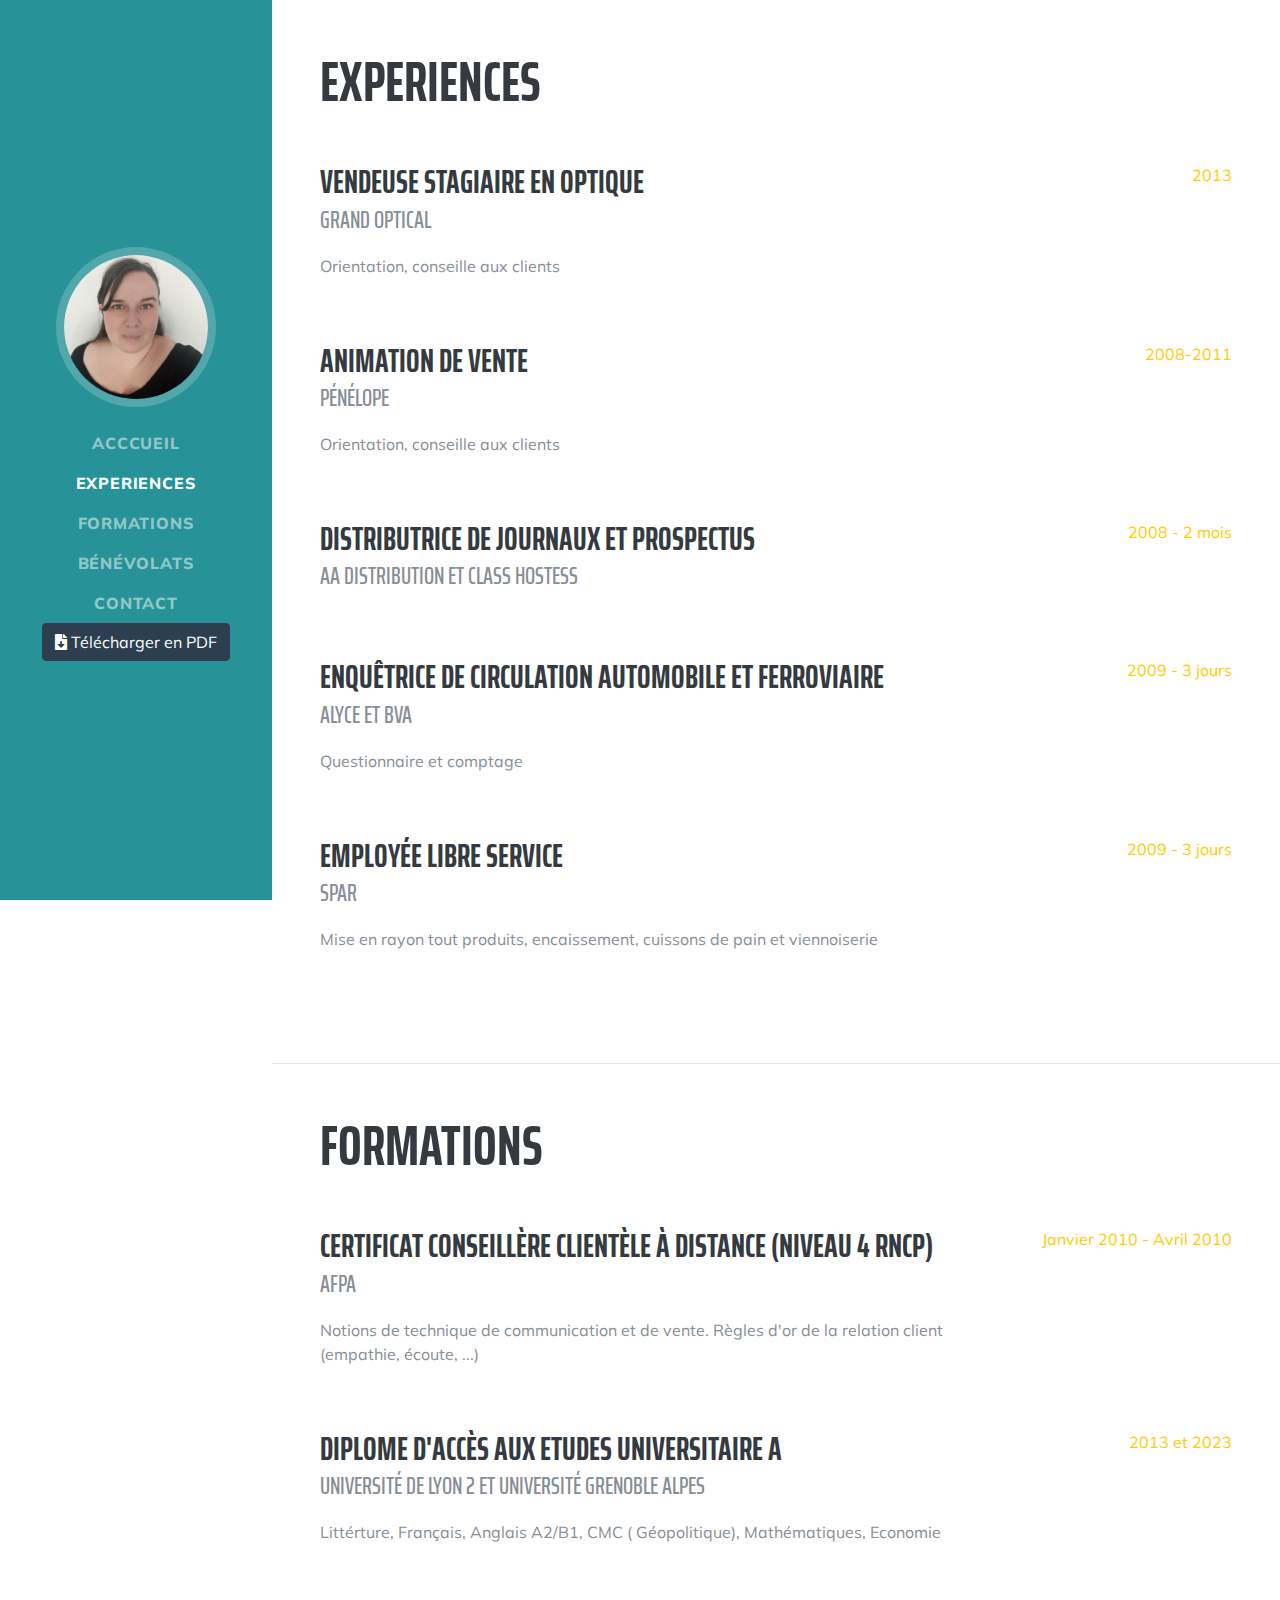
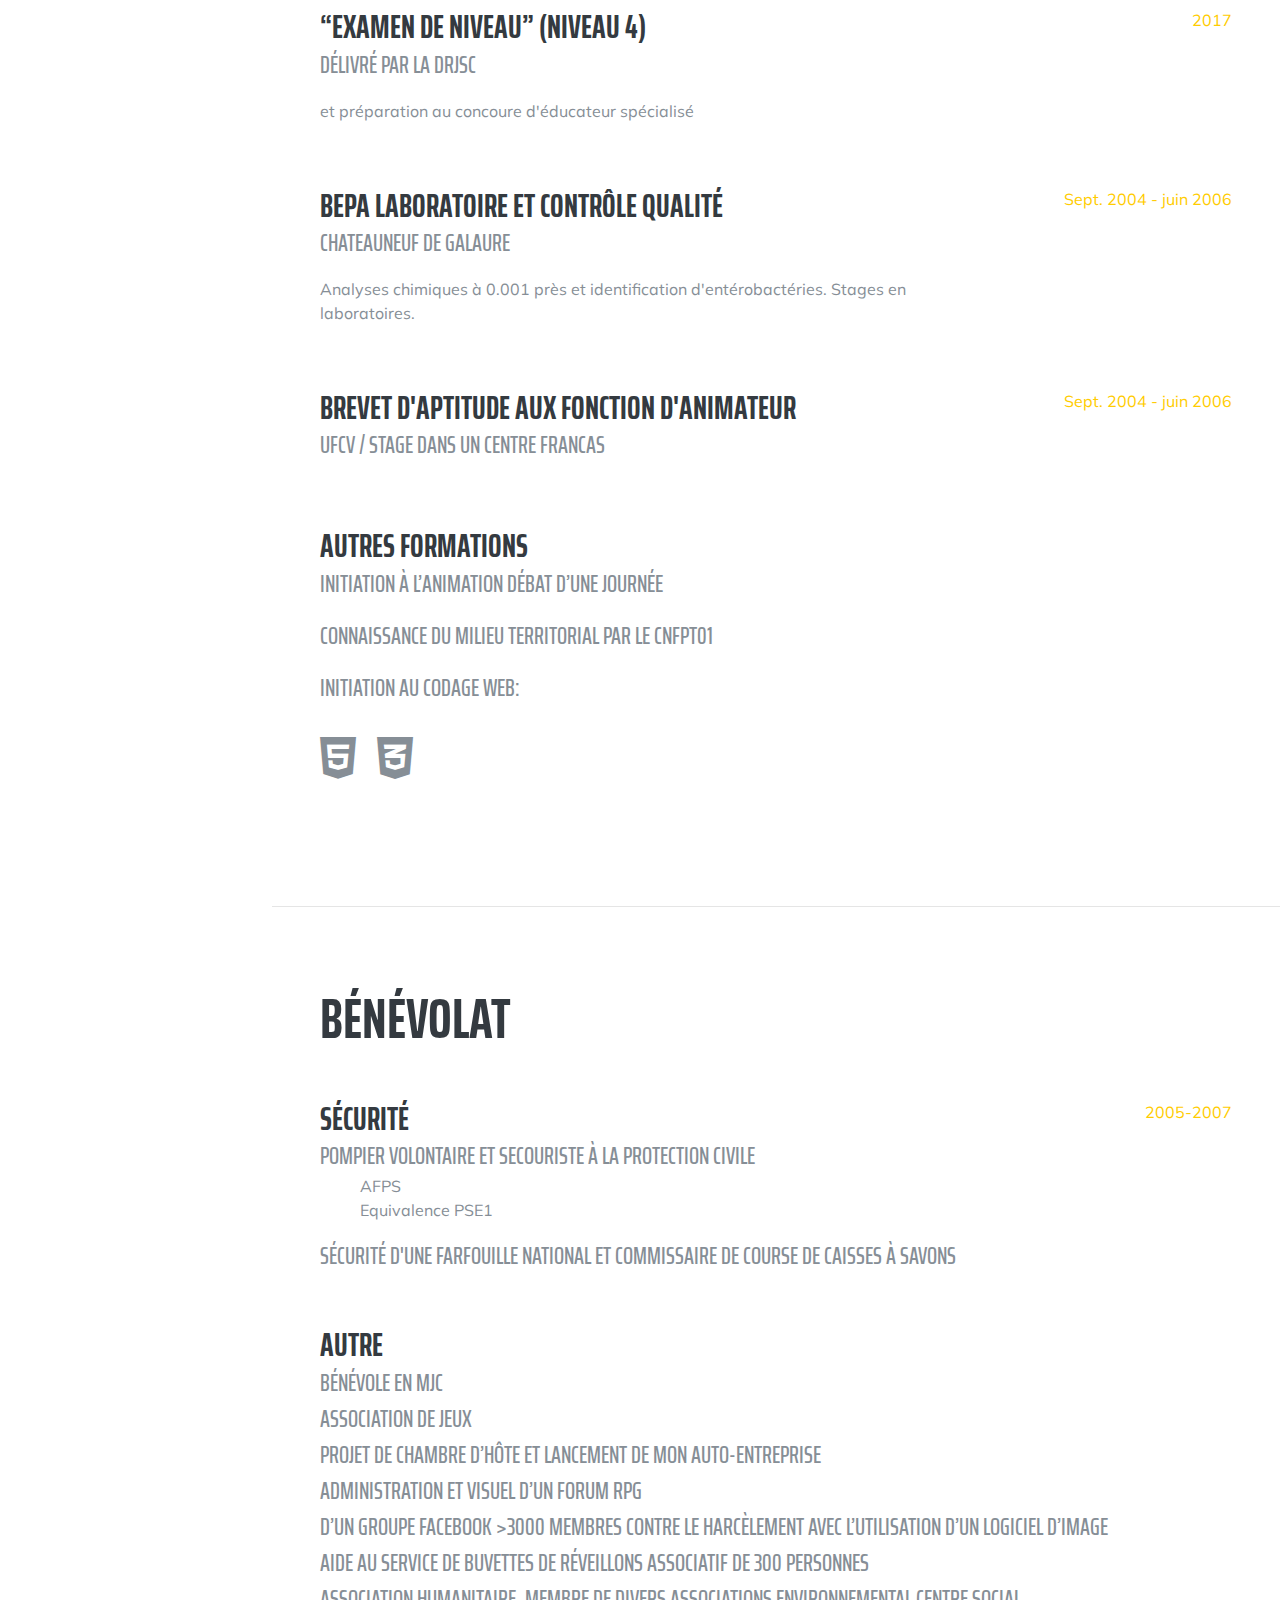
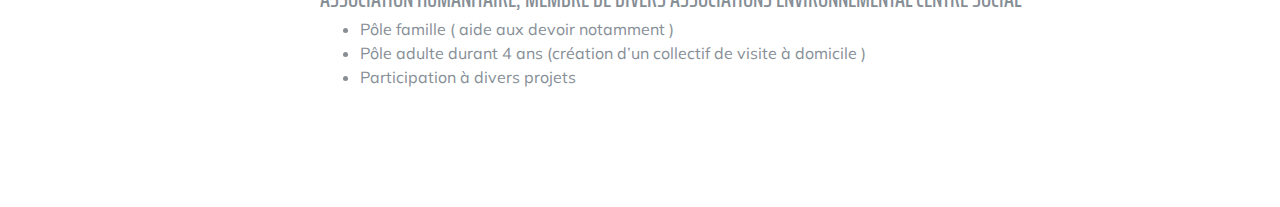
<file: vente.html>
<!DOCTYPE html>
<html lang="fr">

<head>

  <meta charset="utf-8">
  <meta name="viewport" content="width=device-width, initial-scale=1, shrink-to-fit=no">
  <meta name="description" content="">
  <meta name="author" content="">

  <title>Amandine Colomb</title>

  <!-- Bootstrap core CSS -->
  <link href="vendor/bootstrap/css/bootstrap.min.css" rel="stylesheet">

  <!-- Custom fonts for this template -->
  <link href="https://fonts.googleapis.com/css?family=Saira+Extra+Condensed:500,700" rel="stylesheet">
  <link href="https://fonts.googleapis.com/css?family=Muli:400,400i,800,800i" rel="stylesheet">
  <link href="vendor/fontawesome-free/css/all.min.css" rel="stylesheet">

  <!-- Custom styles for this template -->
  <link href="css/resume.css" rel="stylesheet">

</head>

<body id="page-top">

  <nav class="navbar navbar-expand-lg navbar-dark bg-primary fixed-top" id="sideNav">
    <a class="navbar-brand js-scroll-trigger" href="index.html">
      <span class="d-block d-lg-none">Vente</span>
      <span class="d-none d-lg-block">
         <img class="img-fluid img-profile rounded-circle mx-auto mb-2" src="img/moi.jpg" alt="">
      </span>
    </a>
    <button class="navbar-toggler" type="button" data-toggle="collapse" data-target="#navbarSupportedContent" aria-controls="navbarSupportedContent" aria-expanded="false" aria-label="Toggle navigation">
      <span class="navbar-toggler-icon"></span>
    </button>
    <div class="collapse navbar-collapse" id="navbarSupportedContent">
      <ul class="navbar-nav">
        
         <li class="nav-item">
          <a class="nav-link js-scroll-trigger" href="index.html">Acccueil</a>
        </li>
        <li class="nav-item">
          <a class="nav-link js-scroll-trigger" href="#experience">Experiences</a>
        </li>
        <li class="nav-item">
          <a class="nav-link js-scroll-trigger" href="#education">Formations</a>
        </li>
        <li class="nav-item">
          <a class="nav-link js-scroll-trigger" href="#skills">Bénévolats</a>
        </li>
        <li class="nav-item">
          <a class="nav-link js-scroll-trigger" href="contact.html">Contact</a>
        </li>
          <a href="cvcolombvendeuse.pdf" target="_blank"><button type="button" class="btn btn-primary"> <i class="fa fa-file-download" aria-hidden="true"></i> Télécharger en PDF </button></a>
      </ul>
    </div>
  </nav>

  <div class="container-fluid p-0">


    <section class="resume-section p-3 p-lg-5 d-flex justify-content-center" id="experience">
      <div class="w-100">
      
   <h2 class="mb-5">Experiences</h2>

<div class="resume-item d-flex flex-column flex-md-row justify-content-between mb-5">
          <div class="resume-content">
            <h3 class="mb-0"> Vendeuse stagiaire en optique </h3>
            <div class="subheading mb-3">Grand Optical</div>
            <p>Orientation, conseille aux clients</p>
          </div>
          <div class="resume-date text-md-right">
            <span class="text-primary">2013</span>
          </div>
        </div>



<div class="resume-item d-flex flex-column flex-md-row justify-content-between mb-5">
          <div class="resume-content">
            <h3 class="mb-0"> Animation de vente </h3>
            <div class="subheading mb-3">Pénélope</div>
            <p>Orientation, conseille aux clients</p>
          </div>
          <div class="resume-date text-md-right">
            <span class="text-primary">2008-2011</span>
          </div>
        </div>




<div class="resume-item d-flex flex-column flex-md-row justify-content-between mb-5">
          <div class="resume-content">
               <h3 class="mb-0"> Distributrice de journaux et prospectus  </h3>
            <div class="subheading mb-3">AA Distribution et Class Hostess</div>
            <p> </p>
          </div>
          <div class="resume-date text-md-right">
            <span class="text-primary">2008 - 2 mois</span>
          </div>
        </div>

<div class="resume-item d-flex flex-column flex-md-row justify-content-between mb-5">
          <div class="resume-content">
               <h3 class="mb-0"> Enquêtrice de circulation automobile et ferroviaire </h3>
            <div class="subheading mb-3">Alyce et BVA</div>
            <p>Questionnaire et comptage </p>
          </div>
          <div class="resume-date text-md-right">
            <span class="text-primary"> 2009 - 3 jours</span>
          </div>
        </div>


<div class="resume-item d-flex flex-column flex-md-row justify-content-between mb-5">
          <div class="resume-content">
               <h3 class="mb-0"> Employée libre service</h3>
            <div class="subheading mb-3">SPAR</div>
            <p> Mise en rayon tout produits, encaissement, cuissons de pain et viennoiserie</p>
          </div>
          <div class="resume-date text-md-right">
            <span class="text-primary"> 2009 - 3 jours</span>
          </div>
        </div>


        </div>         
      </div>
       
          
        </div>
      </div>
    </section>

    <hr class="m-0">

   <section class="resume-section p-3 p-lg-5 d-flex align-items-center" id="education">
      <div class="w-100">
        <h2 class="mb-5">Formations</h2>

        <div class="resume-item d-flex flex-column flex-md-row justify-content-between mb-5">
          <div class="resume-content">
            <h3 class="mb-0">Certificat Conseillère clientèle à distance (niveau 4 RNCP)</h3>
            <div class="subheading mb-3">AFPA</div>
            <div>Notions de technique de communication et de vente. Règles d'or de la relation client (empathie, écoute, ...) </div>
            <p></p>
          </div>
          <div class="resume-date text-md-right">
            <span class="text-primary">Janvier 2010 - Avril 2010 </span>
          </div>
        </div>

<div class="resume-item d-flex flex-column flex-md-row justify-content-between mb-5">
          <div class="resume-content">
            <h3 class="mb-0"> Diplome d'Accès aux Etudes Universitaire A </h3>
            <div class="subheading mb-3">Université de Lyon 2 et Université Grenoble Alpes</div>
            <div>Littérture, Français, Anglais A2/B1, CMC ( Géopolitique), Mathématiques, Economie  </div>
            <p></p>
          </div>
          <div class="resume-date text-md-right">
            <span class="text-primary">2013 et 2023</span>
          </div></div>

<div class="resume-item d-flex flex-column flex-md-row justify-content-between mb-5">
          <div class="resume-content">
            <h3 class="mb-0"> “Examen de niveau” (niveau 4)  </h3>
            <div class="subheading mb-3">délivré par la DRJSC</div>
            <div>et préparation au concoure d'éducateur spécialisé</div>
            <p></p>
          </div>
          <div class="resume-date text-md-right">
            <span class="text-primary">2017</span>
          </div>
        </div>

<div class="resume-item d-flex flex-column flex-md-row justify-content-between mb-5">
          <div class="resume-content">
            <h3 class="mb-0"> BEPA Laboratoire et contrôle qualité</h3>
            <div class="subheading mb-3">Chateauneuf de Galaure</div>
            <div>Analyses chimiques à 0.001 près et identification d'entérobactéries. Stages en laboratoires.  </div>
            <p></p>
          </div>
          <div class="resume-date text-md-right">
            <span class="text-primary">Sept. 2004 - juin 2006 </span>
          </div></div>


<div class="resume-item d-flex flex-column flex-md-row justify-content-between mb-5">
          <div class="resume-content">
            <h3 class="mb-0"> Brevet d'Aptitude aux Fonction d'Animateur</h3>
            <div class="subheading mb-3">UFCV / stage dans un centre Francas</div>
            <div> </div>
            <p></p>
          </div>
          <div class="resume-date text-md-right">
            <span class="text-primary">Sept. 2004 - juin 2006 </span>
          </div></div>


        
<div class="resume-item d-flex flex-column flex-md-row justify-content-between mb-5">
          <div class="resume-content">
            <h3 class="mb-0"> Autres formations </h3>
            <div class="subheading mb-3">Initiation à l’animation débat d’une journée</div>
            <p class="subheading mb-3">Connaissance du milieu territorial par le CNFPT01</p>
             <p class="subheading mb-3">Initiation au codage web: </p>
            <ul class="list-inline dev-icons">
          <li class="list-inline-item">
            <i class="fab fa-html5"></i>
          </li>
          <li class="list-inline-item">
            <i class="fab fa-css3-alt"></i>
          </li>
        </ul>
          </div>
          <div class="resume-date text-md-right">
            <span class="text-primary"></span>
          </div>
        </div>
      </div>
    </section>


    <hr class="m-0">

    <section class="resume-section p-3 p-lg-5 d-flex align-items-center" id="awards">

      <div class="w-100">
         <h2 class="mb-5">Bénévolat</h2>

        <div class="resume-item d-flex flex-column flex-md-row justify-content-between mb-0">
          <div class="resume-content">
            <h3 class="mb-0">Sécurité</h3>
            <div class="subheading mb-0">Pompier volontaire et secouriste à la protection civile</div>
            <ul> <p>AFPS  <br>
            Equivalence PSE1</p>
          </div><div class="resume-date text-md-right"><span class="text-primary">2005-2007</span>
            
          </div>
        </div>
<div class="subheading mb-1">Sécurité d'une farfouille national et commissaire de course de caisses à savons </div>
            
       

<div class="resume-item d-flex flex-column flex-md-row justify-content-between mb-5">
         
<div class="resume-date text-md-right">
           
          </div> </div>
  
       <h3 class="mb-0">Autre</h3>

<div class="subheading mb-0">Bénévole en MJC <br> Association de jeux <br>

  Projet de chambre d’hôte et lancement de mon auto-entreprise<br>
Administration et visuel d’un forum RPG<br> d’un groupe Facebook >3000 membres contre le harcèlement avec l’utilisation d’un logiciel d’image<br>
Aide au service de buvettes de réveillons associatif de 300 personnes <br> Association humanitaire, membre de divers associations environnemental  
 Centre social <br>
</div>
    <ul><li> Pôle famille ( aide aux devoir notamment ) </li><li>Pôle adulte durant 4 ans (création d’un collectif de visite à domicile ) </li>
            <li>Participation à divers projets</li></ul></p><br>
           
</div>
         
<div class="resume-date text-md-right">
            <span class="text-primary"></span>
          </div>

<div class="subheading mb-1">
     </div>

</section>

  </div>

  <!-- Bootstrap core JavaScript -->
  <script src="vendor/jquery/jquery.min.js"></script>
  <script src="vendor/bootstrap/js/bootstrap.bundle.min.js"></script>

  <!-- Plugin JavaScript -->
  <script src="vendor/jquery-easing/jquery.easing.min.js"></script>

  <!-- Custom scripts for this template -->
  <script src="js/resume.min.js"></script>

</body>

</html>
</file>
<file: css/resume.css>
/*!
 * Start Bootstrap - Resume v5.0.8 (https://startbootstrap.com/template-overviews/resume)
 * Copyright 2013-2019 Start Bootstrap
 * Licensed under MIT (https://github.com/BlackrockDigital/startbootstrap-resume/blob/master/LICENSE)
 */

body {
  font-family: 'Muli', -apple-system, BlinkMacSystemFont, 'Segoe UI', Roboto, 'Helvetica Neue', Arial, sans-serif, 'Apple Color Emoji', 'Segoe UI Emoji', 'Segoe UI Symbol', 'Noto Color Emoji';
  padding-top: 54px;
  color: #868e96;
}

@media (min-width: 992px) {
  body {
    padding-top: 0;
    padding-left: 17rem;
  }
}

h1,
h2,
h3,
h4,
h5,
h6 {
  font-family: 'Saira Extra Condensed', -apple-system, BlinkMacSystemFont, 'Segoe UI', Roboto, 'Helvetica Neue', Arial, sans-serif, 'Apple Color Emoji', 'Segoe UI Emoji', 'Segoe UI Symbol', 'Noto Color Emoji';
  font-weight: 700;
  text-transform: uppercase;
  color: #343a40;
}

h1 {
  font-size: 6rem;
  line-height: 5.5rem;
}

h2 {
  font-size: 3.5rem;
}

h3 {
  font-size: 2rem;
}

p.lead {
  font-size: 1.15rem;
  font-weight: 400;
}

.subheading {
  text-transform: uppercase;
  font-weight: 500;
  font-family: 'Saira Extra Condensed', -apple-system, BlinkMacSystemFont, 'Segoe UI', Roboto, 'Helvetica Neue', Arial, sans-serif, 'Apple Color Emoji', 'Segoe UI Emoji', 'Segoe UI Symbol', 'Noto Color Emoji';
  font-size: 1.5rem;
}

.social-icons a {
  display: inline-block;
  height: 3.5rem;
  width: 3.5rem;
  background-color: #495057;
  color: #fff !important;
  border-radius: 100%;
  text-align: center;
  font-size: 1.5rem;
  line-height: 3.5rem;
  margin-right: 1rem;
}

.social-icons a:last-child {
  margin-right: 0;
}

.social-icons a:hover {
  background-color: #FFCC00;
}

.dev-icons {
  font-size: 3rem;
}

.dev-icons .list-inline-item i:hover {
  color: #FFCC00;
}

#sideNav .navbar-nav .nav-item .nav-link {
  font-weight: 800;
  letter-spacing: 0.05rem;
  text-transform: uppercase;
}

#sideNav .navbar-toggler:focus {
  outline-color: #FFCC00;
}

@media (min-width: 992px) {
  #sideNav {
    text-align: center;
    position: fixed;
    top: 0;
    left: 0;
    display: flex;
    flex-direction: column;
    width: 17rem;
    height: 100vh;
  }
  #sideNav .navbar-brand {
    display: flex;
    margin: auto auto 0;
    padding: 0.5rem;
  }
  #sideNav .navbar-brand .img-profile {
    max-width: 10rem;
    max-height: 10rem;
    border: 0.5rem solid rgba(255, 255, 255, 0.2);
  }
  #sideNav .navbar-collapse {
    display: flex;
    align-items: flex-start;
    flex-grow: 0;
    width: 100%;
    margin-bottom: auto;
  }
  #sideNav .navbar-collapse .navbar-nav {
    flex-direction: column;
    width: 100%;
  }
  #sideNav .navbar-collapse .navbar-nav .nav-item {
    display: block;
  }
  #sideNav .navbar-collapse .navbar-nav .nav-item .nav-link {
    display: block;
  }
}

section.resume-section {
  padding-top: 5rem !important;
  padding-bottom: 5rem !important;
  max-width: 75rem;
}

section.resume-section .resume-item .resume-date {
  min-width: none;
}

@media (min-width: 768px) {
  section.resume-section {
    min-height: 100vh;
  }
  section.resume-section .resume-item .resume-date {
    min-width: 18rem;
  }
}

@media (min-width: 992px) {
  section.resume-section {
    padding-top: 3rem !important;
    padding-bottom: 3rem !important;
  }
}

.bg-primary {
  background-color: #279297!important ;
}

.text-primary {
  color: #FFCC00!important;
}

a {
  color: #279297;
}

a:hover, a:focus, a:active {
  color: #FFCC00;
}

.carousel 
{ max-height: 600px;}


.btn-primary {
    color: #fff;
    background-color: #2C3E50;
    border-color: #2C3E50;

   }

div#slider { width: 80%; max-width: 1000px; } 

div#slider figure {
  position: relative; 
  width: 500%;
  margin: 0;
  padding: 0;
  font-size: 0;
  text-align: left;
}

div#slider figure img { width: 20%; height: auto; float: left; }


div#slider { width: 80%; max-width: 1000px; overflow: hidden }

@keyframes slidy {
  0% { left: 0%; }
  20% { left: 0%; }
  25% { left: -100%; }
  45% { left: -100%; }
  50% { left: -200%; }
  70% { left: -200%; }
  75% { left: -300%; }
  95% { left: -300%; }
  100% { left: -400%; }
}

div#slider figure {
  position: relative;
  width: 600%;
  margin: 0;
  padding: 0;
  font-size: 0;
  left: 0;
  text-align: left;
  animation: 20s slidy infinite;
}
</file>
